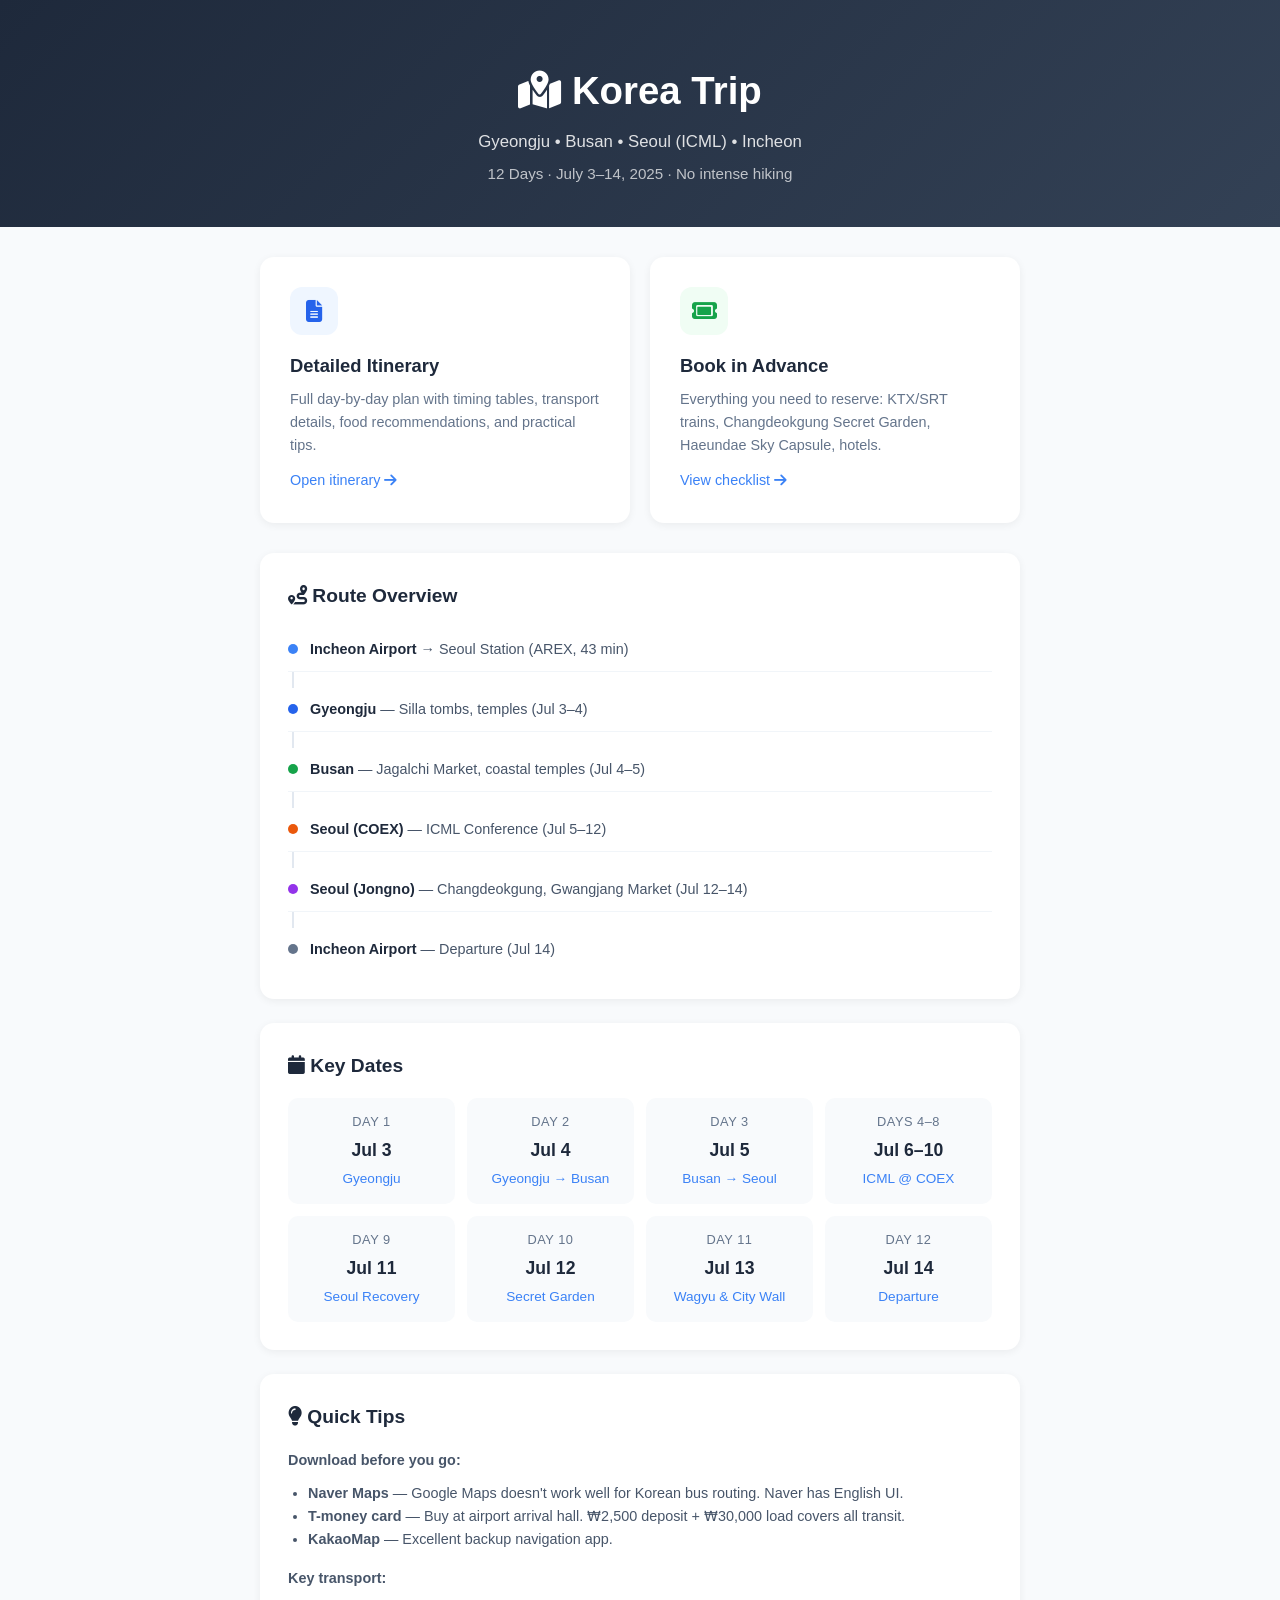
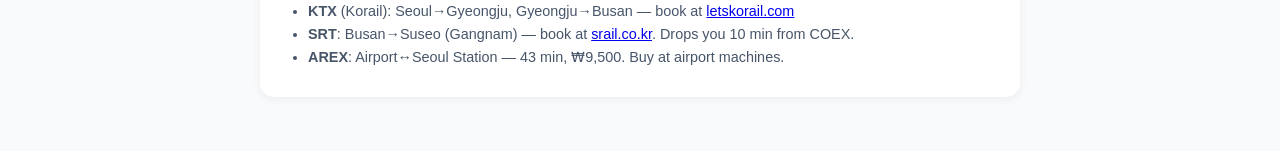
<file: index.html>
<!DOCTYPE html>
<html lang="en">
<head>
  <meta charset="UTF-8">
  <meta name="viewport" content="width=device-width, initial-scale=1.0">
  <title>Korea Trip — Gyeongju • Busan • Seoul (12 Days)</title>
  <link rel="stylesheet" href="https://cdnjs.cloudflare.com/ajax/libs/font-awesome/6.4.0/css/all.min.css">
  <style>
    * { box-sizing: border-box; }
    body { font-family: -apple-system, BlinkMacSystemFont, "Segoe UI", Roboto, Helvetica, Arial, sans-serif; line-height: 1.6; color: #334155; background-color: #f8fafc; margin: 0; padding: 0; }
    .hero { background: linear-gradient(135deg, #1e293b 0%, #334155 100%); color: white; padding: 60px 20px 40px; text-align: center; }
    .hero h1 { margin: 0 0 8px 0; font-size: clamp(1.6rem, 5vw, 2.4rem); }
    .hero p { margin: 0; opacity: 0.85; font-size: 1.05rem; }
    .hero .subtitle { margin-top: 6px; font-size: 0.95rem; opacity: 0.7; }
    .container { max-width: 800px; margin: 0 auto; padding: 30px 20px; }
    .card-grid { display: grid; grid-template-columns: repeat(auto-fit, minmax(280px, 1fr)); gap: 20px; margin-bottom: 30px; }
    .card { background: white; border-radius: 14px; padding: 28px; box-shadow: 0 2px 8px rgba(0,0,0,0.06); text-decoration: none; color: inherit; transition: all 0.2s; border: 2px solid transparent; display: block; }
    .card:hover { transform: translateY(-3px); box-shadow: 0 8px 24px rgba(0,0,0,0.1); border-color: #3b82f6; }
    .card-icon { width: 48px; height: 48px; border-radius: 12px; display: flex; align-items: center; justify-content: center; font-size: 22px; margin-bottom: 16px; }
    .card-icon.blue { background: #eff6ff; color: #2563eb; }
    .card-icon.green { background: #f0fdf4; color: #16a34a; }
    .card-icon.orange { background: #fff7ed; color: #ea580c; }
    .card h2 { margin: 0 0 8px 0; font-size: 1.15rem; color: #1e293b; }
    .card p { margin: 0; font-size: 0.9rem; color: #64748b; }
    .card .arrow { display: inline-block; margin-top: 12px; color: #3b82f6; font-weight: 500; font-size: 0.9rem; }
    .route-summary { background: white; border-radius: 14px; padding: 28px; box-shadow: 0 2px 8px rgba(0,0,0,0.06); margin-bottom: 24px; }
    .route-summary h2 { margin: 0 0 16px 0; font-size: 1.2rem; color: #1e293b; }
    .route-item { display: flex; align-items: center; gap: 12px; padding: 10px 0; border-bottom: 1px solid #f1f5f9; }
    .route-item:last-child { border-bottom: none; }
    .route-dot { width: 10px; height: 10px; border-radius: 50%; background: #3b82f6; flex-shrink: 0; }
    .route-line { width: 2px; height: 16px; background: #e2e8f0; margin-left: 4px; }
    .route-text { font-size: 0.9rem; color: #475569; }
    .route-text b { color: #1e293b; }
    .dates-grid { display: grid; grid-template-columns: repeat(auto-fit, minmax(140px, 1fr)); gap: 12px; margin-top: 16px; }
    .date-card { background: #f8fafc; border-radius: 10px; padding: 14px; text-align: center; }
    .date-card .day { font-size: 0.8rem; color: #64748b; text-transform: uppercase; letter-spacing: 0.5px; }
    .date-card .date { font-size: 1.1rem; font-weight: 600; color: #1e293b; margin: 4px 0; }
    .date-card .loc { font-size: 0.85rem; color: #3b82f6; }
    @media (max-width: 600px) { .hero { padding: 40px 15px 30px; } .container { padding: 20px 15px; } .dates-grid { grid-template-columns: repeat(3, 1fr); } }
    @media print { .card:hover { transform: none; border-color: #ddd; } body { background: white; } .hero { background: none; color: black; border-bottom: 2px solid #333; } .hero h1 { color: black; } .hero p, .hero .subtitle { color: #333; opacity: 1; } }
  </style>
</head>
<body>

<div class="hero">
  <h1><i class="fa-solid fa-map-location-dot"></i> Korea Trip</h1>
  <p>Gyeongju • Busan • Seoul (ICML) • Incheon</p>
  <div class="subtitle">12 Days · July 3–14, 2025 · No intense hiking</div>
</div>

<div class="container">

  <!-- ACTION CARDS -->
  <div class="card-grid">
    <a href="tour_package.html" class="card">
      <div class="card-icon blue"><i class="fa-solid fa-file-lines"></i></div>
      <h2>Detailed Itinerary</h2>
      <p>Full day-by-day plan with timing tables, transport details, food recommendations, and practical tips.</p>
      <span class="arrow">Open itinerary <i class="fa-solid fa-arrow-right"></i></span>
    </a>
    <a href="ticketing.html" class="card">
      <div class="card-icon green"><i class="fa-solid fa-ticket"></i></div>
      <h2>Book in Advance</h2>
      <p>Everything you need to reserve: KTX/SRT trains, Changdeokgung Secret Garden, Haeundae Sky Capsule, hotels.</p>
      <span class="arrow">View checklist <i class="fa-solid fa-arrow-right"></i></span>
    </a>
  </div>

  <!-- ROUTE OVERVIEW -->
  <div class="route-summary">
    <h2><i class="fa-solid fa-route"></i> Route Overview</h2>
    <div class="route-item">
      <div class="route-dot"></div>
      <div class="route-text"><b>Incheon Airport</b> → Seoul Station (AREX, 43 min)</div>
    </div>
    <div class="route-line"></div>
    <div class="route-item">
      <div class="route-dot" style="background:#2563eb;"></div>
      <div class="route-text"><b>Gyeongju</b> — Silla tombs, temples (Jul 3–4)</div>
    </div>
    <div class="route-line"></div>
    <div class="route-item">
      <div class="route-dot" style="background:#16a34a;"></div>
      <div class="route-text"><b>Busan</b> — Jagalchi Market, coastal temples (Jul 4–5)</div>
    </div>
    <div class="route-line"></div>
    <div class="route-item">
      <div class="route-dot" style="background:#ea580c;"></div>
      <div class="route-text"><b>Seoul (COEX)</b> — ICML Conference (Jul 5–12)</div>
    </div>
    <div class="route-line"></div>
    <div class="route-item">
      <div class="route-dot" style="background:#9333ea;"></div>
      <div class="route-text"><b>Seoul (Jongno)</b> — Changdeokgung, Gwangjang Market (Jul 12–14)</div>
    </div>
    <div class="route-line"></div>
    <div class="route-item">
      <div class="route-dot" style="background:#64748b;"></div>
      <div class="route-text"><b>Incheon Airport</b> — Departure (Jul 14)</div>
    </div>
  </div>

  <!-- DATES -->
  <div class="route-summary">
    <h2><i class="fa-solid fa-calendar"></i> Key Dates</h2>
    <div class="dates-grid">
      <div class="date-card"><div class="day">Day 1</div><div class="date">Jul 3</div><div class="loc">Gyeongju</div></div>
      <div class="date-card"><div class="day">Day 2</div><div class="date">Jul 4</div><div class="loc">Gyeongju → Busan</div></div>
      <div class="date-card"><div class="day">Day 3</div><div class="date">Jul 5</div><div class="loc">Busan → Seoul</div></div>
      <div class="date-card"><div class="day">Days 4–8</div><div class="date">Jul 6–10</div><div class="loc">ICML @ COEX</div></div>
      <div class="date-card"><div class="day">Day 9</div><div class="date">Jul 11</div><div class="loc">Seoul Recovery</div></div>
      <div class="date-card"><div class="day">Day 10</div><div class="date">Jul 12</div><div class="loc">Secret Garden</div></div>
      <div class="date-card"><div class="day">Day 11</div><div class="date">Jul 13</div><div class="loc">Wagyu & City Wall</div></div>
      <div class="date-card"><div class="day">Day 12</div><div class="date">Jul 14</div><div class="loc">Departure</div></div>
    </div>
  </div>

  <!-- QUICK TIPS -->
  <div class="route-summary">
    <h2><i class="fa-solid fa-lightbulb"></i> Quick Tips</h2>
    <div style="font-size:0.9rem; color:#475569;">
      <p style="margin:0 0 10px;"><b>Download before you go:</b></p>
      <ul style="margin:0; padding-left:20px;">
        <li><b>Naver Maps</b> — Google Maps doesn't work well for Korean bus routing. Naver has English UI.</li>
        <li><b>T-money card</b> — Buy at airport arrival hall. ₩2,500 deposit + ₩30,000 load covers all transit.</li>
        <li><b>KakaoMap</b> — Excellent backup navigation app.</li>
      </ul>
      <p style="margin:16px 0 10px;"><b>Key transport:</b></p>
      <ul style="margin:0; padding-left:20px;">
        <li><b>KTX</b> (Korail): Seoul→Gyeongju, Gyeongju→Busan — book at <a href="https://www.letskorail.com/ebk01/" target="_blank">letskorail.com</a></li>
        <li><b>SRT</b>: Busan→Suseo (Gangnam) — book at <a href="https://www.srail.co.kr/" target="_blank">srail.co.kr</a>. Drops you 10 min from COEX.</li>
        <li><b>AREX</b>: Airport↔Seoul Station — 43 min, ₩9,500. Buy at airport machines.</li>
      </ul>
    </div>
  </div>

</div>

</body>
</html>
</file>
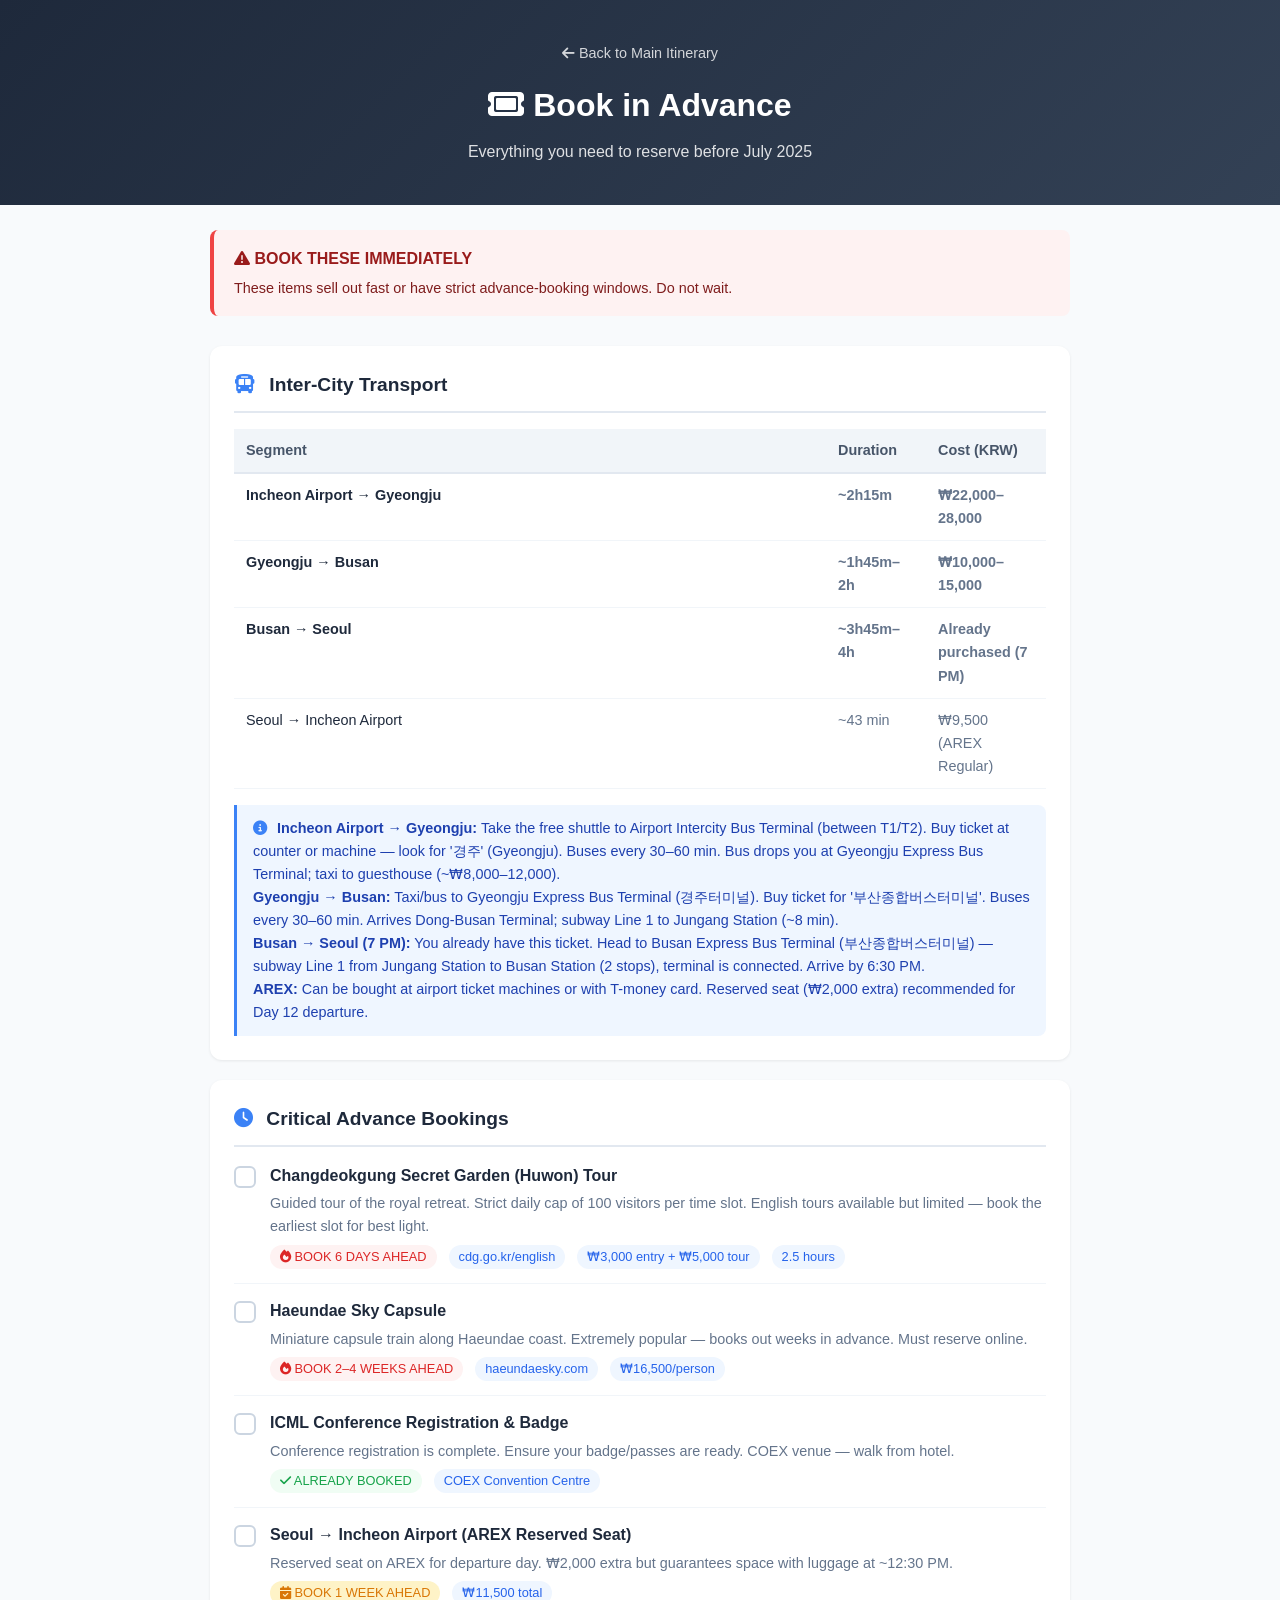
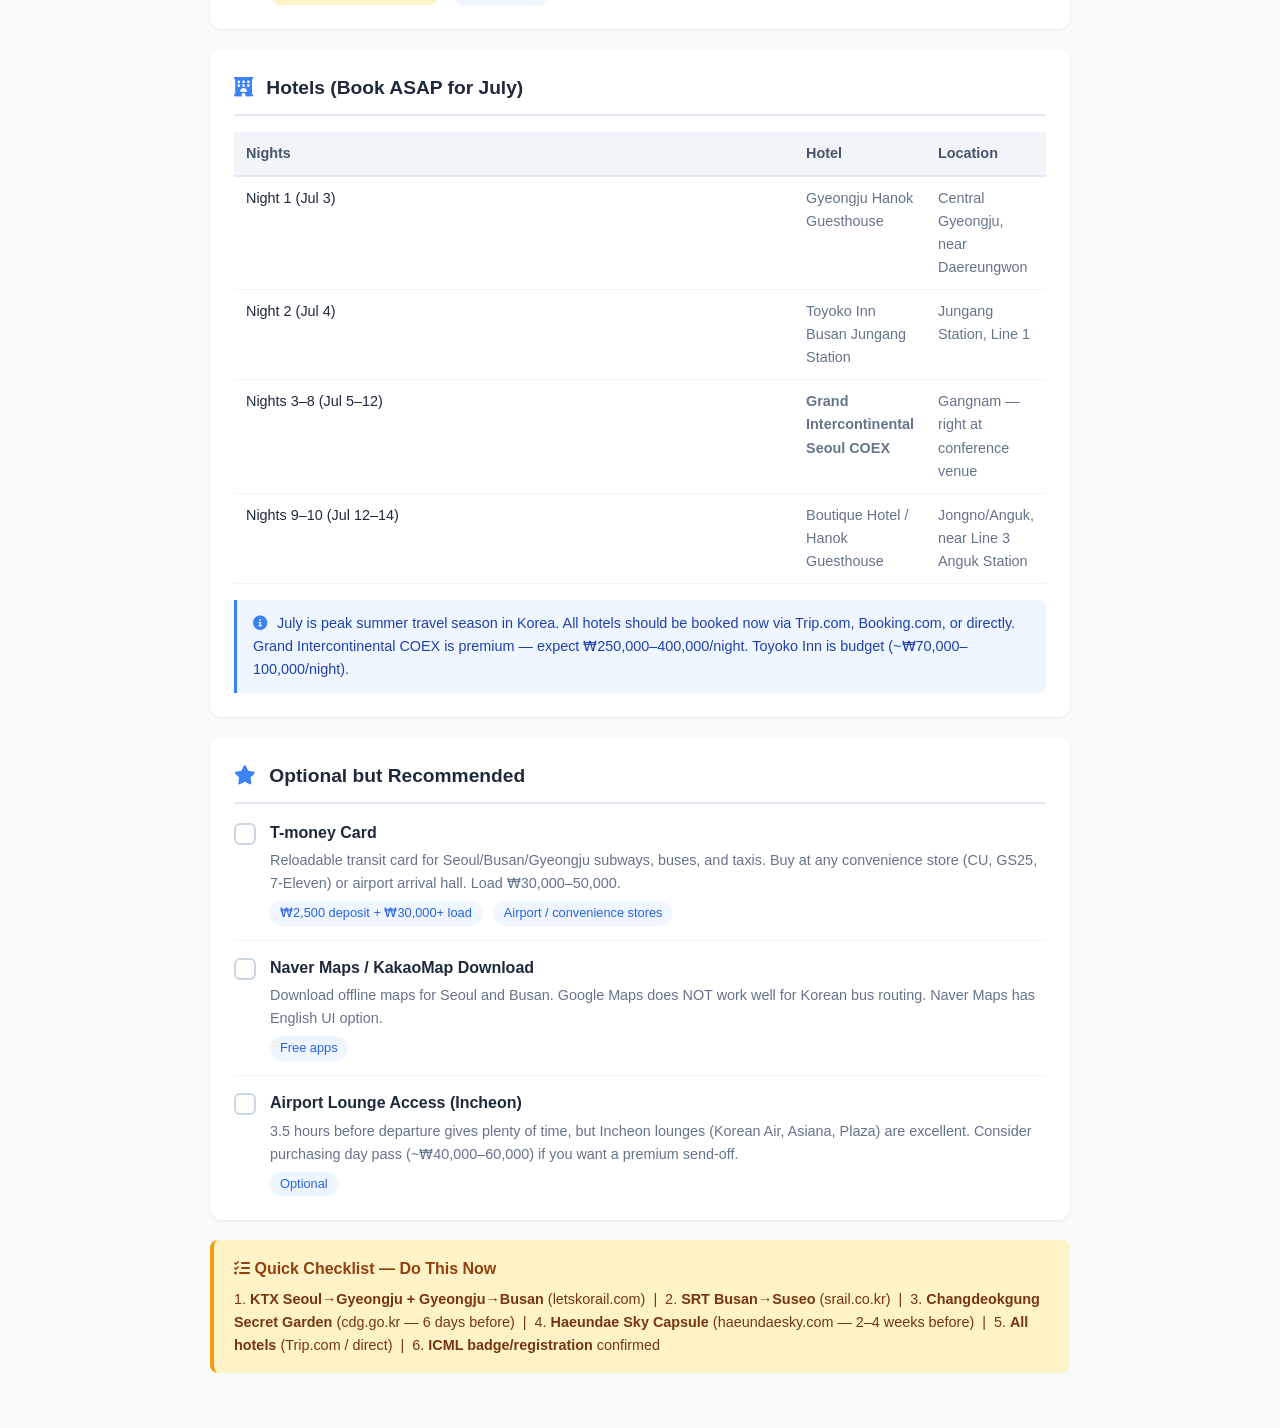
<file: ticketing.html>
<!DOCTYPE html>
<html lang="en">
<head>
  <meta charset="UTF-8">
  <meta name="viewport" content="width=device-width, initial-scale=1.0">
  <title>Korea Trip — Book in Advance | Gyeongju • Busan • Seoul</title>
  <link rel="stylesheet" href="https://cdnjs.cloudflare.com/ajax/libs/font-awesome/6.4.0/css/all.min.css">
  <style>
    * { box-sizing: border-box; }
    body { font-family: -apple-system, BlinkMacSystemFont, "Segoe UI", Roboto, Helvetica, Arial, sans-serif; line-height: 1.6; color: #334155; background-color: #f8fafc; margin: 0; padding: 0; }
    .header { background: linear-gradient(135deg, #1e293b 0%, #334155 100%); color: white; padding: 40px 20px; text-align: center; }
    .header h1 { margin: 0 0 8px 0; font-size: clamp(1.4rem, 4vw, 2rem); }
    .header p { margin: 0; opacity: 0.85; font-size: 1rem; }
    .back-link { display: inline-block; color: rgba(255,255,255,0.8); text-decoration: none; font-size: 0.9rem; margin-bottom: 15px; }
    .back-link:hover { color: white; text-decoration: underline; }
    .container { max-width: 900px; margin: 0 auto; padding: 25px 20px; }
    .urgency-banner { background: #fef3c7; border-left: 4px solid #f59e0b; padding: 16px 20px; border-radius: 8px; margin-bottom: 30px; }
    .urgency-banner h3 { margin: 0 0 6px 0; color: #92400e; font-size: 1rem; }
    .urgency-banner p { margin: 0; color: #78350f; font-size: 0.9rem; }
    .urgency-banner.critical { background: #fef2f2; border-left-color: #ef4444; }
    .urgency-banner.critical h3 { color: #991b1b; }
    .urgency-banner.critical p { color: #7f1d1d; }
    .urgency-banner.success { background: #f0fdf4; border-left-color: #22c55e; }
    .urgency-banner.success h3 { color: #166534; }
    .urgency-banner.success p { color: #14532d; }
    .section { background: white; border-radius: 12px; padding: 24px; margin-bottom: 20px; box-shadow: 0 1px 3px rgba(0,0,0,0.08); }
    .section h2 { margin: 0 0 16px 0; color: #1e293b; font-size: 1.2rem; border-bottom: 2px solid #e2e8f0; padding-bottom: 10px; }
    .section h2 i { margin-right: 8px; color: #3b82f6; }
    .item { display: flex; gap: 14px; padding: 14px 0; border-bottom: 1px solid #f1f5f9; align-items: flex-start; }
    .item:last-child { border-bottom: none; padding-bottom: 0; }
    .item:first-of-type { padding-top: 0; }
    .check-box { width: 22px; height: 22px; border-radius: 6px; border: 2px solid #cbd5e1; flex-shrink: 0; margin-top: 3px; cursor: pointer; display: flex; align-items: center; justify-content: center; transition: all 0.2s; }
    .check-box:hover { border-color: #3b82f6; background: #eff6ff; }
    .check-box.checked { background: #2563eb; border-color: #2563eb; }
    .check-box.checked::after { content: '\f00c'; font-family: 'Font Awesome 6 Free'; font-weight: 900; color: white; font-size: 12px; }
    .item-content { flex-grow: 1; }
    .item-title { font-weight: 600; color: #1e293b; margin-bottom: 4px; }
    .item-desc { font-size: 0.9rem; color: #64748b; margin-bottom: 6px; }
    .item-meta { display: flex; gap: 12px; flex-wrap: wrap; font-size: 0.8rem; }
    .badge { display: inline-block; padding: 2px 10px; border-radius: 20px; font-weight: 500; }
    .badge-urgent { background: #fef2f2; color: #dc2626; }
    .badge-soon { background: #fef3c7; color: #d97706; }
    .badge-info { background: #eff6ff; color: #2563eb; }
    .badge-done { background: #f0fdf4; color: #16a34a; }
    .badge-link { background: none; color: #2563eb; padding: 0; }
    .badge-link a { color: #2563eb; text-decoration: none; }
    .badge-link a:hover { text-decoration: underline; }
    .transport-table { width: 100%; border-collapse: collapse; margin-top: 12px; font-size: 0.9rem; }
    .transport-table th { background: #f1f5f9; text-align: left; padding: 10px 12px; font-weight: 600; color: #475569; border-bottom: 2px solid #e2e8f0; }
    .transport-table td { padding: 10px 12px; border-bottom: 1px solid #f1f5f9; vertical-align: top; }
    .transport-table td:first-child { font-weight: 500; color: #1e293b; white-space: nowrap; }
    .transport-table td:nth-child(2) { width: 100px; color: #64748b; }
    .transport-table td:nth-child(3) { width: 120px; color: #64748b; }
    .note { background: #eff6ff; border-left: 3px solid #3b82f6; padding: 12px 16px; border-radius: 0 8px 8px 0; margin-top: 16px; font-size: 0.9rem; color: #1e40af; }
    .note i { margin-right: 6px; color: #3b82f6; }
    @media (max-width: 600px) { .item-meta { flex-direction: column; gap: 6px; } .transport-table th, .transport-table td { padding: 8px 10px; font-size: 0.85rem; } .transport-table td:nth-child(2), .transport-table td:nth-child(3) { width: auto; } }
    @media print { .check-box { border-color: #333 !important; } body { background: white; } .section { box-shadow: none; border: 1px solid #ddd; } }
  </style>
</head>
<body>

<div class="header">
  <a href="index.html" class="back-link"><i class="fa-solid fa-arrow-left"></i> Back to Main Itinerary</a>
  <h1><i class="fa-solid fa-ticket"></i> Book in Advance</h1>
  <p>Everything you need to reserve before July 2025</p>
</div>

<div class="container">

  <!-- URGENT -->
  <div class="urgency-banner critical">
    <h3><i class="fa-solid fa-triangle-exclamation"></i> BOOK THESE IMMEDIATELY</h3>
    <p>These items sell out fast or have strict advance-booking windows. Do not wait.</p>
  </div>

  <!-- TRANSPORT -->
  <div class="section">
    <h2><i class="fa-solid fa-bus"></i> Inter-City Transport</h2>
    <table class="transport-table">
      <tr><th>Segment</th><th>Duration</th><th>Cost (KRW)</th></tr>
      <tr>
        <td><b>Incheon Airport → Gyeongju</b></td>
        <td><b>~2h15m</b></td>
        <td><b>₩22,000–28,000</b></td>
      </tr>
      <tr>
        <td><b>Gyeongju → Busan</b></td>
        <td><b>~1h45m–2h</b></td>
        <td><b>₩10,000–15,000</b></td>
      </tr>
      <tr>
        <td><b>Busan → Seoul</b></td>
        <td><b>~3h45m–4h</b></td>
        <td><b>Already purchased (7 PM)</b></td>
      </tr>
      <tr>
        <td>Seoul → Incheon Airport</td>
        <td>~43 min</td>
        <td>₩9,500 (AREX Regular)</td>
      </tr>
    </table>
    <div class="note">
      <i class="fa-solid fa-circle-info"></i>
      <b>Incheon Airport → Gyeongju:</b> Take the free shuttle to Airport Intercity Bus Terminal (between T1/T2). Buy ticket at counter or machine — look for '경주' (Gyeongju). Buses every 30–60 min. Bus drops you at Gyeongju Express Bus Terminal; taxi to guesthouse (~₩8,000–12,000).<br>
      <b>Gyeongju → Busan:</b> Taxi/bus to Gyeongju Express Bus Terminal (경주터미널). Buy ticket for '부산종합버스터미널'. Buses every 30–60 min. Arrives Dong-Busan Terminal; subway Line 1 to Jungang Station (~8 min).<br>
      <b>Busan → Seoul (7 PM):</b> You already have this ticket. Head to Busan Express Bus Terminal (부산종합버스터미널) — subway Line 1 from Jungang Station to Busan Station (2 stops), terminal is connected. Arrive by 6:30 PM.<br>
      <b>AREX:</b> Can be bought at airport ticket machines or with T-money card. Reserved seat (₩2,000 extra) recommended for Day 12 departure.
    </div>
  </div>

  <!-- CRITICAL BOOKINGS -->
  <div class="section">
    <h2><i class="fa-solid fa-clock"></i> Critical Advance Bookings</h2>

    <div class="item">
      <div class="check-box" onclick="this.classList.toggle('checked')"></div>
      <div class="item-content">
        <div class="item-title">Changdeokgung Secret Garden (Huwon) Tour</div>
        <div class="item-desc">Guided tour of the royal retreat. Strict daily cap of 100 visitors per time slot. English tours available but limited — book the earliest slot for best light.</div>
        <div class="item-meta">
          <span class="badge badge-urgent"><i class="fa-solid fa-fire"></i> BOOK 6 DAYS AHEAD</span>
          <span class="badge badge-info">cdg.go.kr/english</span>
          <span class="badge badge-info">₩3,000 entry + ₩5,000 tour</span>
          <span class="badge badge-info">2.5 hours</span>
        </div>
      </div>
    </div>

    <div class="item">
      <div class="check-box" onclick="this.classList.toggle('checked')"></div>
      <div class="item-content">
        <div class="item-title">Haeundae Sky Capsule</div>
        <div class="item-desc">Miniature capsule train along Haeundae coast. Extremely popular — books out weeks in advance. Must reserve online.</div>
        <div class="item-meta">
          <span class="badge badge-urgent"><i class="fa-solid fa-fire"></i> BOOK 2–4 WEEKS AHEAD</span>
          <span class="badge badge-info">haeundaesky.com</span>
          <span class="badge badge-info">₩16,500/person</span>
        </div>
      </div>
    </div>

    <div class="item">
      <div class="check-box" onclick="this.classList.toggle('checked')"></div>
      <div class="item-content">
        <div class="item-title">ICML Conference Registration & Badge</div>
        <div class="item-desc">Conference registration is complete. Ensure your badge/passes are ready. COEX venue — walk from hotel.</div>
        <div class="item-meta">
          <span class="badge badge-done"><i class="fa-solid fa-check"></i> ALREADY BOOKED</span>
          <span class="badge badge-info">COEX Convention Centre</span>
        </div>
      </div>
    </div>

    <div class="item">
      <div class="check-box" onclick="this.classList.toggle('checked')"></div>
      <div class="item-content">
        <div class="item-title">Seoul → Incheon Airport (AREX Reserved Seat)</div>
        <div class="item-desc">Reserved seat on AREX for departure day. ₩2,000 extra but guarantees space with luggage at ~12:30 PM.</div>
        <div class="item-meta">
          <span class="badge badge-soon"><i class="fa-solid fa-calendar-check"></i> BOOK 1 WEEK AHEAD</span>
          <span class="badge badge-info">₩11,500 total</span>
        </div>
      </div>
    </div>

  </div>

  <!-- HOTELS -->
  <div class="section">
    <h2><i class="fa-solid fa-hotel"></i> Hotels (Book ASAP for July)</h2>
    <table class="transport-table">
      <tr><th>Nights</th><th>Hotel</th><th>Location</th></tr>
      <tr>
        <td>Night 1 (Jul 3)</td>
        <td>Gyeongju Hanok Guesthouse</td>
        <td>Central Gyeongju, near Daereungwon</td>
      </tr>
      <tr>
        <td>Night 2 (Jul 4)</td>
        <td>Toyoko Inn Busan Jungang Station</td>
        <td>Jungang Station, Line 1</td>
      </tr>
      <tr>
        <td>Nights 3–8 (Jul 5–12)</td>
        <td><b>Grand Intercontinental Seoul COEX</b></td>
        <td>Gangnam — right at conference venue</td>
      </tr>
      <tr>
        <td>Nights 9–10 (Jul 12–14)</td>
        <td>Boutique Hotel / Hanok Guesthouse</td>
        <td>Jongno/Anguk, near Line 3 Anguk Station</td>
      </tr>
    </table>
    <div class="note">
      <i class="fa-solid fa-circle-info"></i>
      July is peak summer travel season in Korea. All hotels should be booked now via Trip.com, Booking.com, or directly. Grand Intercontinental COEX is premium — expect ₩250,000–400,000/night. Toyoko Inn is budget (~₩70,000–100,000/night).
    </div>
  </div>

  <!-- OPTIONAL BUT RECOMMENDED -->
  <div class="section">
    <h2><i class="fa-solid fa-star"></i> Optional but Recommended</h2>

    <div class="item">
      <div class="check-box" onclick="this.classList.toggle('checked')"></div>
      <div class="item-content">
        <div class="item-title">T-money Card</div>
        <div class="item-desc">Reloadable transit card for Seoul/Busan/Gyeongju subways, buses, and taxis. Buy at any convenience store (CU, GS25, 7-Eleven) or airport arrival hall. Load ₩30,000–50,000.</div>
        <div class="item-meta">
          <span class="badge badge-info">₩2,500 deposit + ₩30,000+ load</span>
          <span class="badge badge-info">Airport / convenience stores</span>
        </div>
      </div>
    </div>

    <div class="item">
      <div class="check-box" onclick="this.classList.toggle('checked')"></div>
      <div class="item-content">
        <div class="item-title">Naver Maps / KakaoMap Download</div>
        <div class="item-desc">Download offline maps for Seoul and Busan. Google Maps does NOT work well for Korean bus routing. Naver Maps has English UI option.</div>
        <div class="item-meta">
          <span class="badge badge-info">Free apps</span>
        </div>
      </div>
    </div>

    <div class="item">
      <div class="check-box" onclick="this.classList.toggle('checked')"></div>
      <div class="item-content">
        <div class="item-title">Airport Lounge Access (Incheon)</div>
        <div class="item-desc">3.5 hours before departure gives plenty of time, but Incheon lounges (Korean Air, Asiana, Plaza) are excellent. Consider purchasing day pass (~₩40,000–60,000) if you want a premium send-off.</div>
        <div class="item-meta">
          <span class="badge badge-info">Optional</span>
        </div>
      </div>
    </div>

  </div>

  <!-- SUMMARY -->
  <div class="urgency-banner">
    <h3><i class="fa-solid fa-list-check"></i> Quick Checklist — Do This Now</h3>
    <p style="margin:0; font-size:0.9rem;">
      1. <b>KTX Seoul→Gyeongju + Gyeongju→Busan</b> (letskorail.com) &nbsp;|&nbsp;
      2. <b>SRT Busan→Suseo</b> (srail.co.kr) &nbsp;|&nbsp;
      3. <b>Changdeokgung Secret Garden</b> (cdg.go.kr — 6 days before) &nbsp;|&nbsp;
      4. <b>Haeundae Sky Capsule</b> (haeundaesky.com — 2–4 weeks before) &nbsp;|&nbsp;
      5. <b>All hotels</b> (Trip.com / direct) &nbsp;|&nbsp;
      6. <b>ICML badge/registration</b> confirmed
    </p>
  </div>

</div>

<script>
  // Persist checkbox state in localStorage
  document.querySelectorAll('.check-box').forEach((box, i) => {
    const saved = localStorage.getItem('korea-ticketing-' + i);
    if (saved === 'true') box.classList.add('checked');
    box.addEventListener('click', () => {
      localStorage.setItem('korea-ticketing-' + i, box.classList.contains('checked'));
    });
  });
</script>

</body>
</html>
</file>
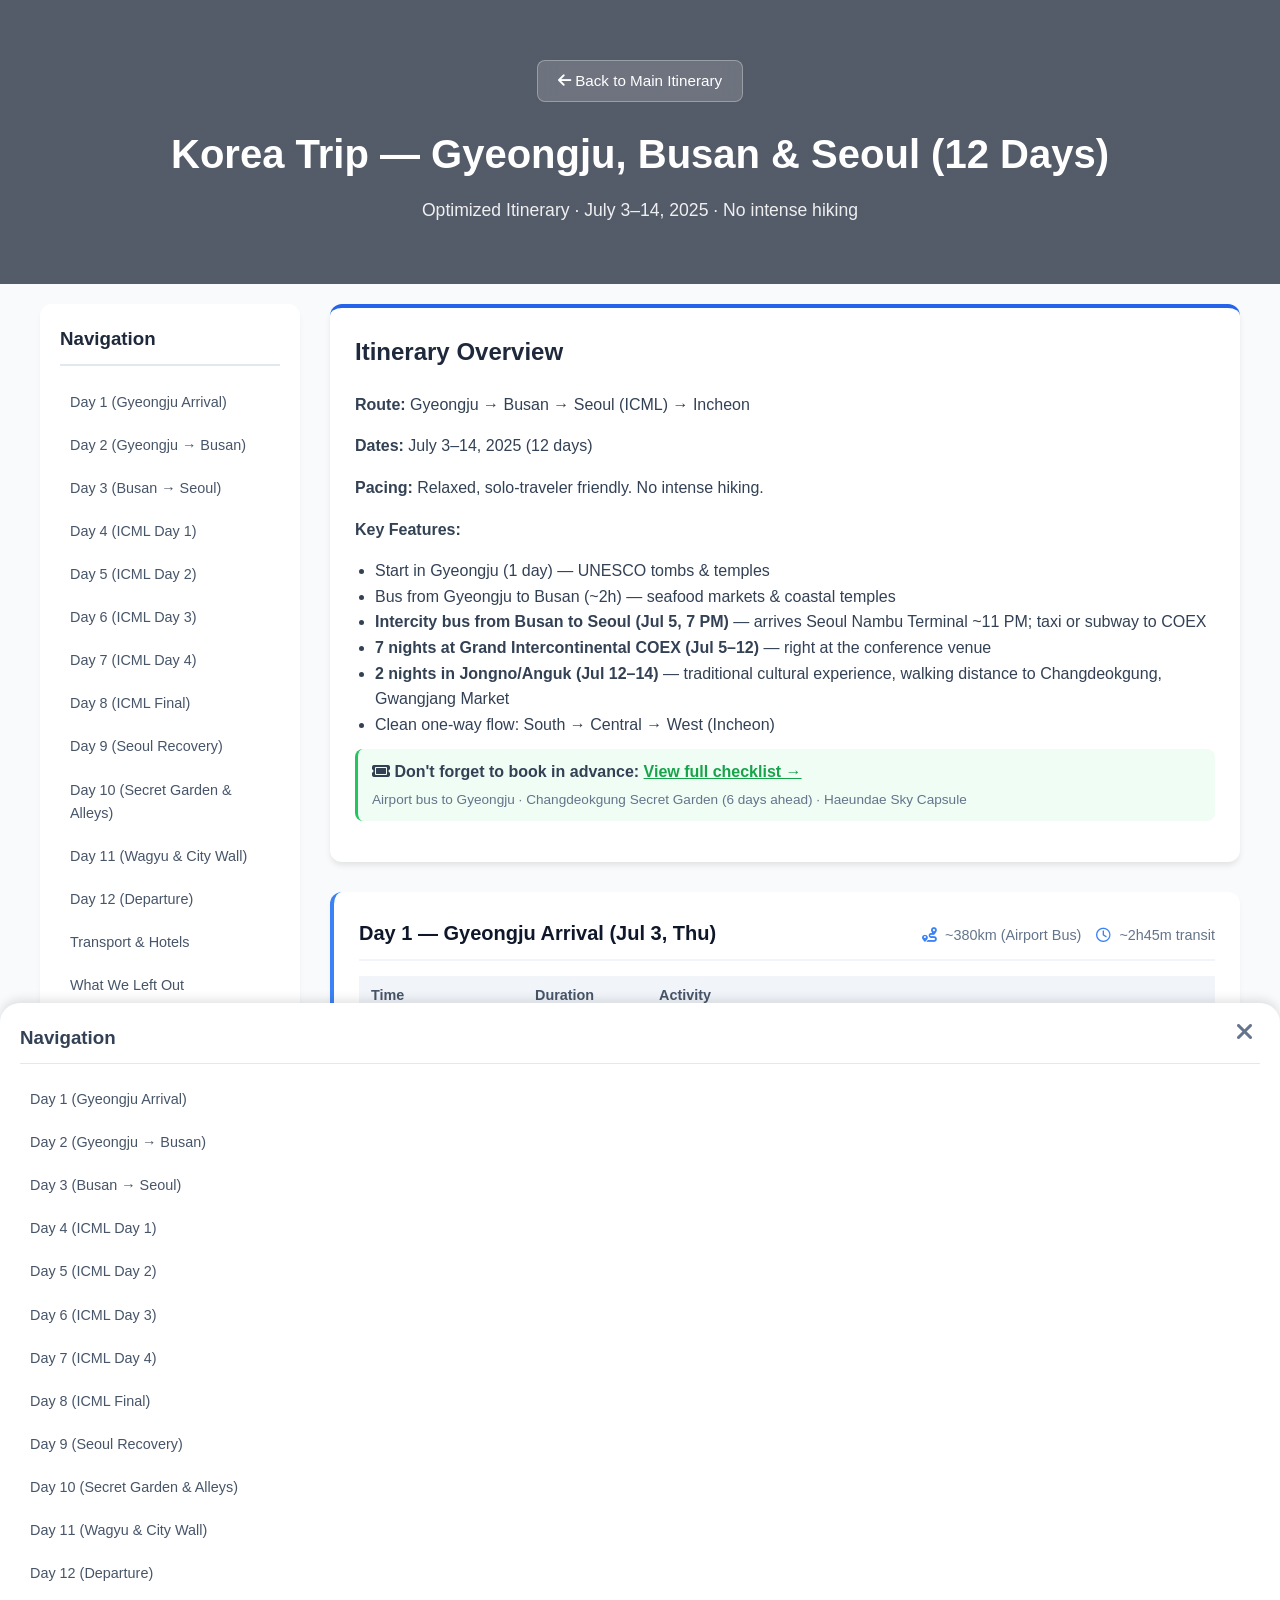
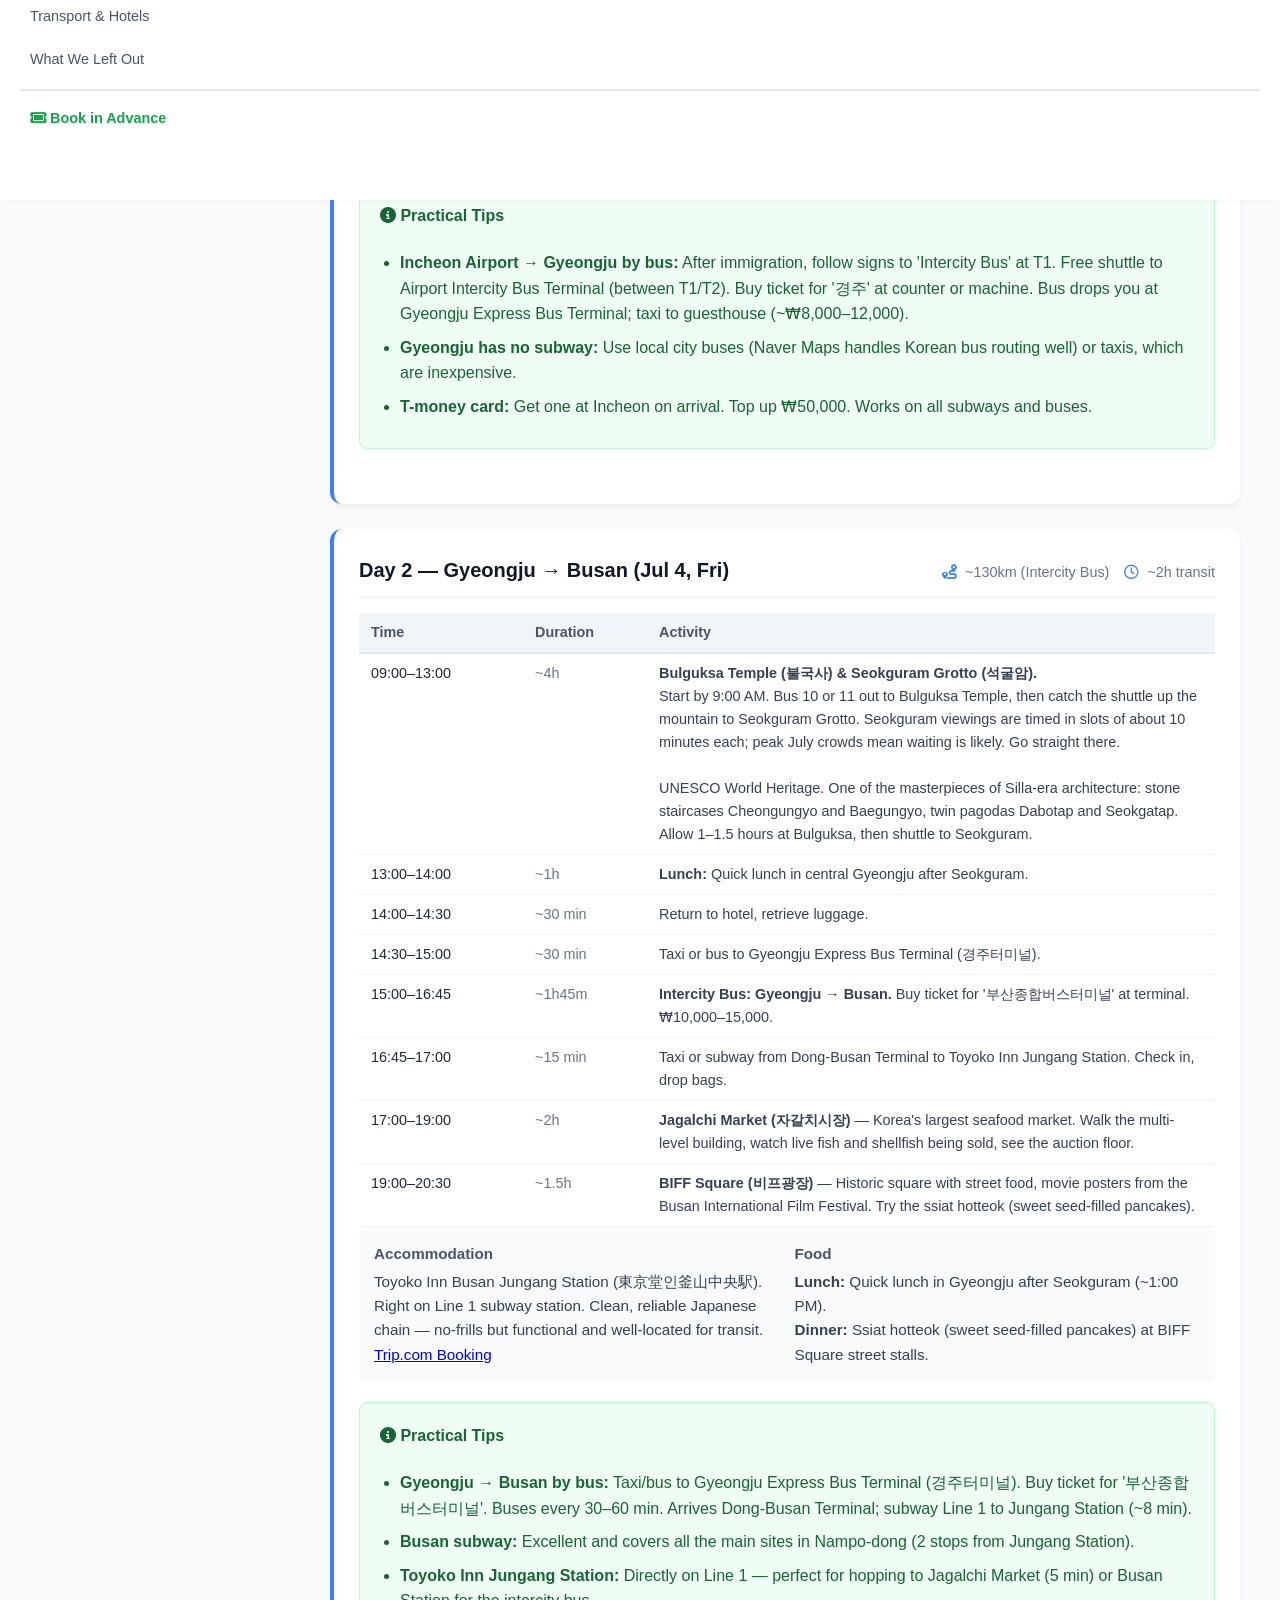
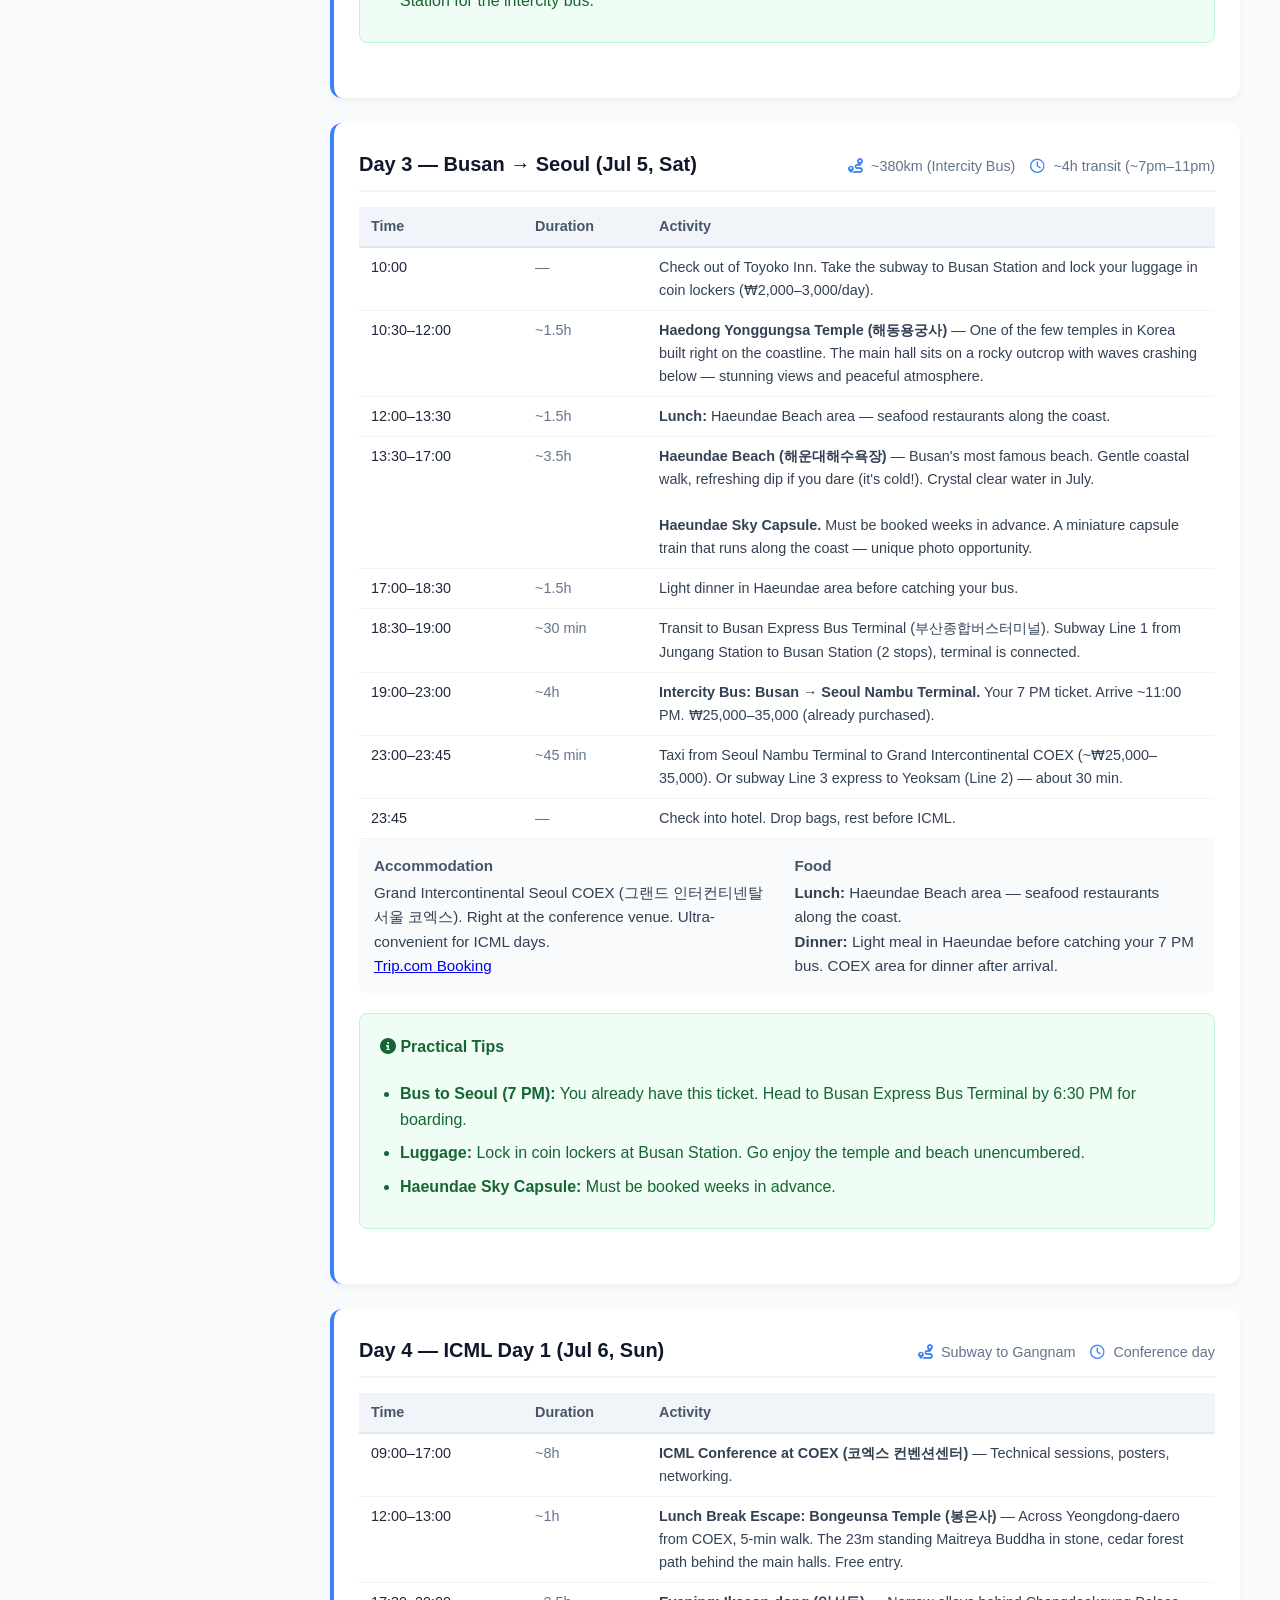
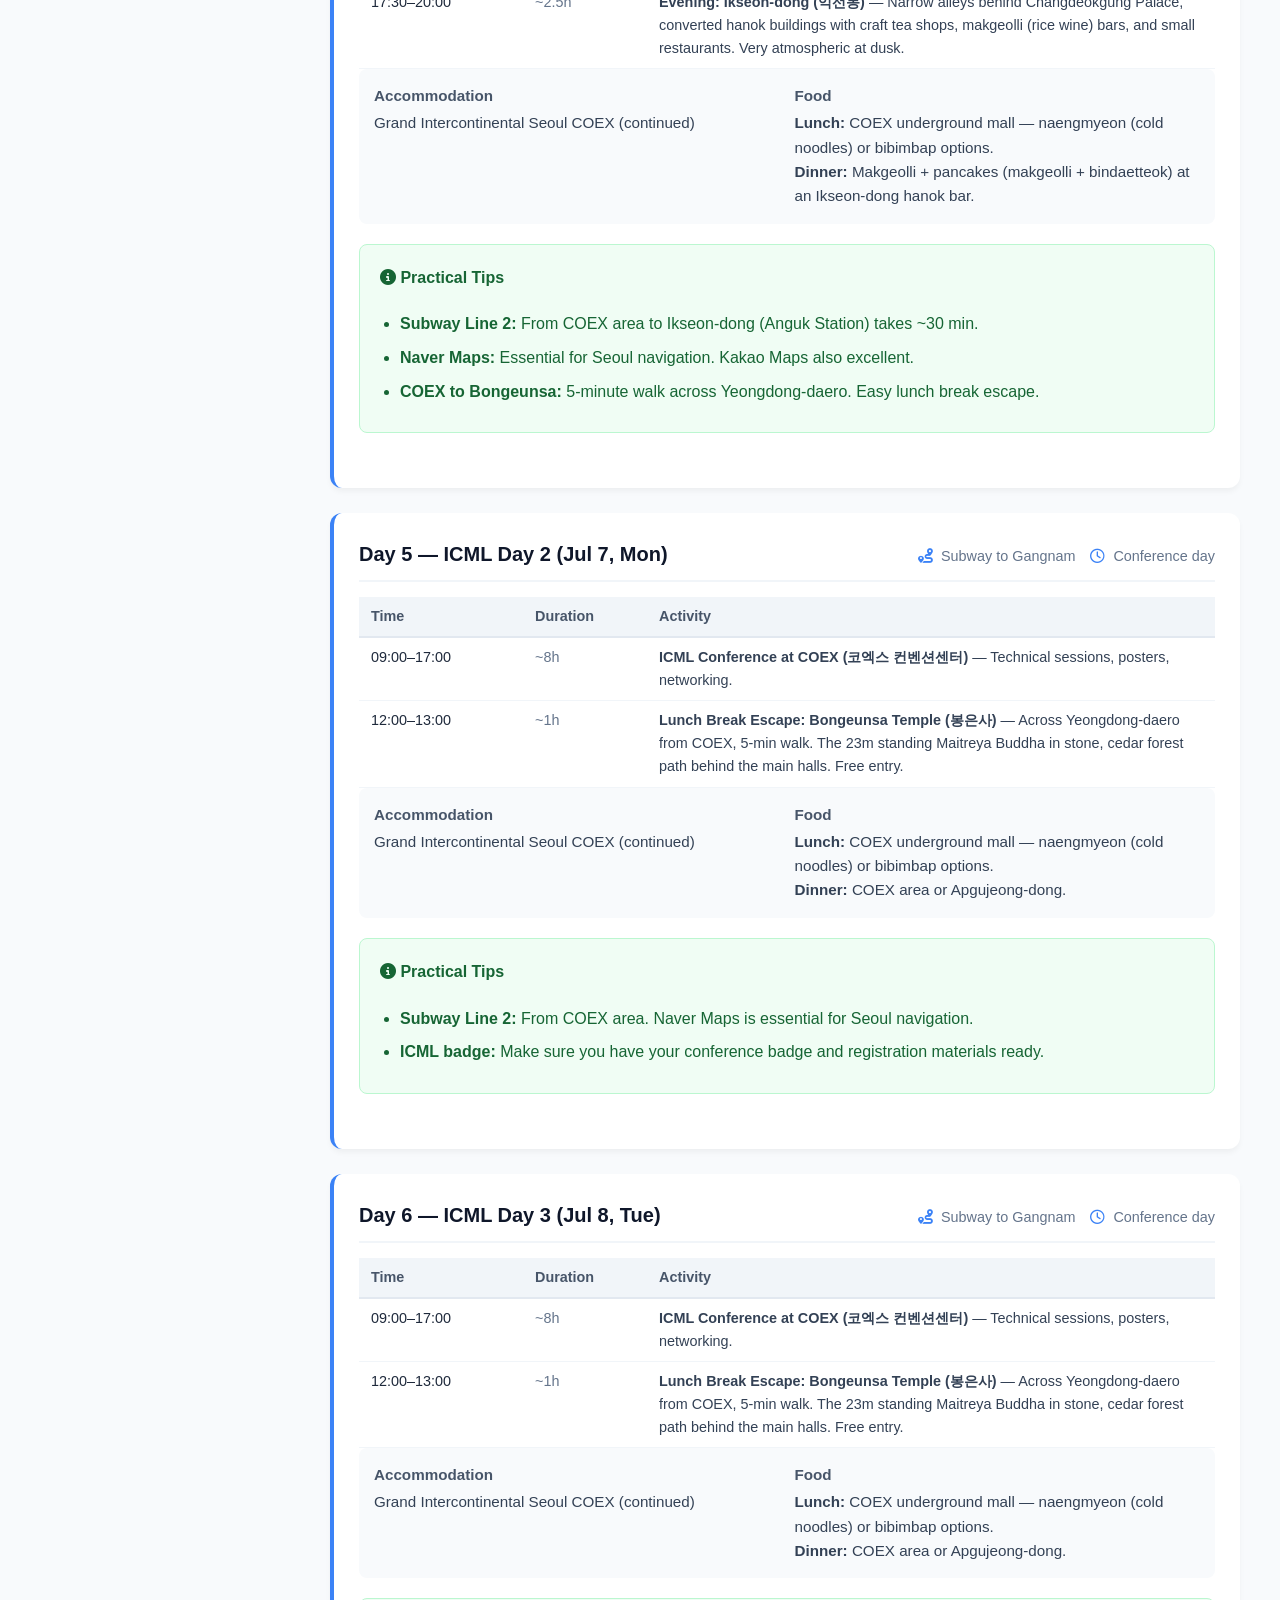
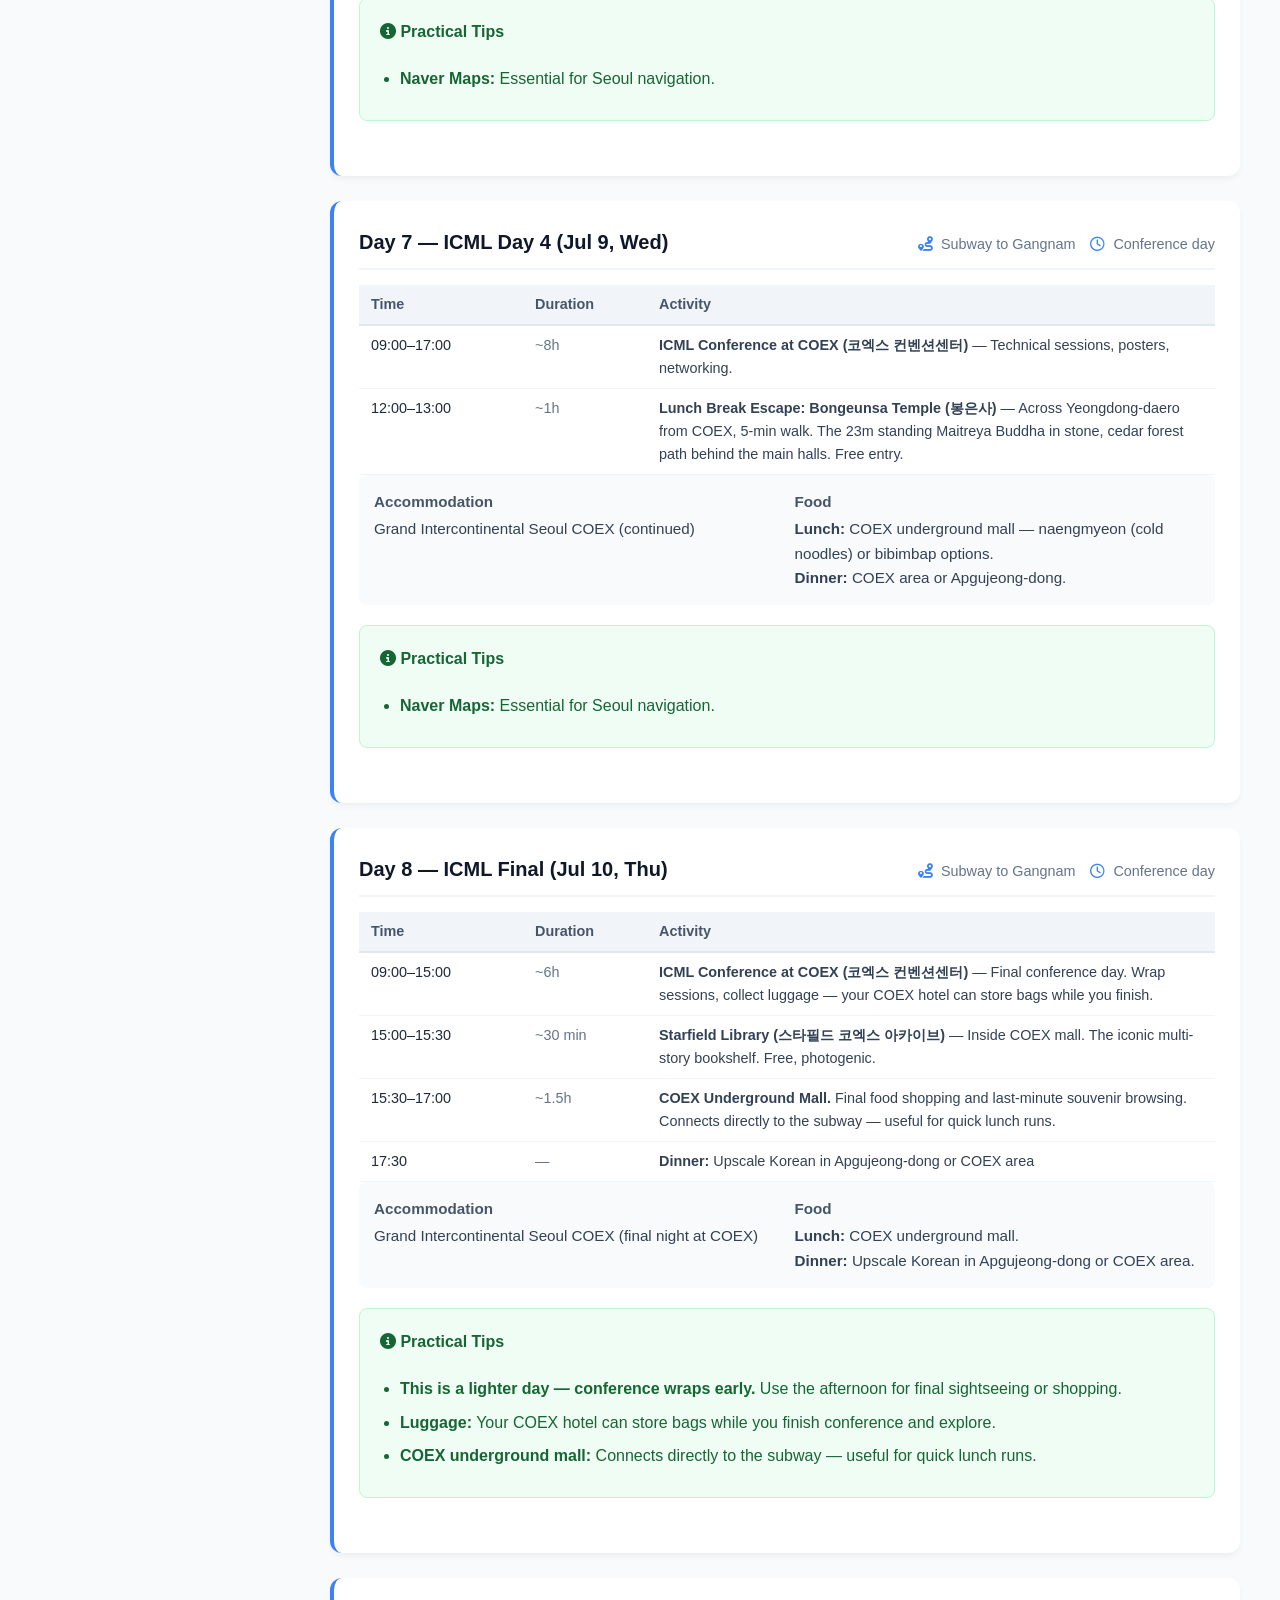
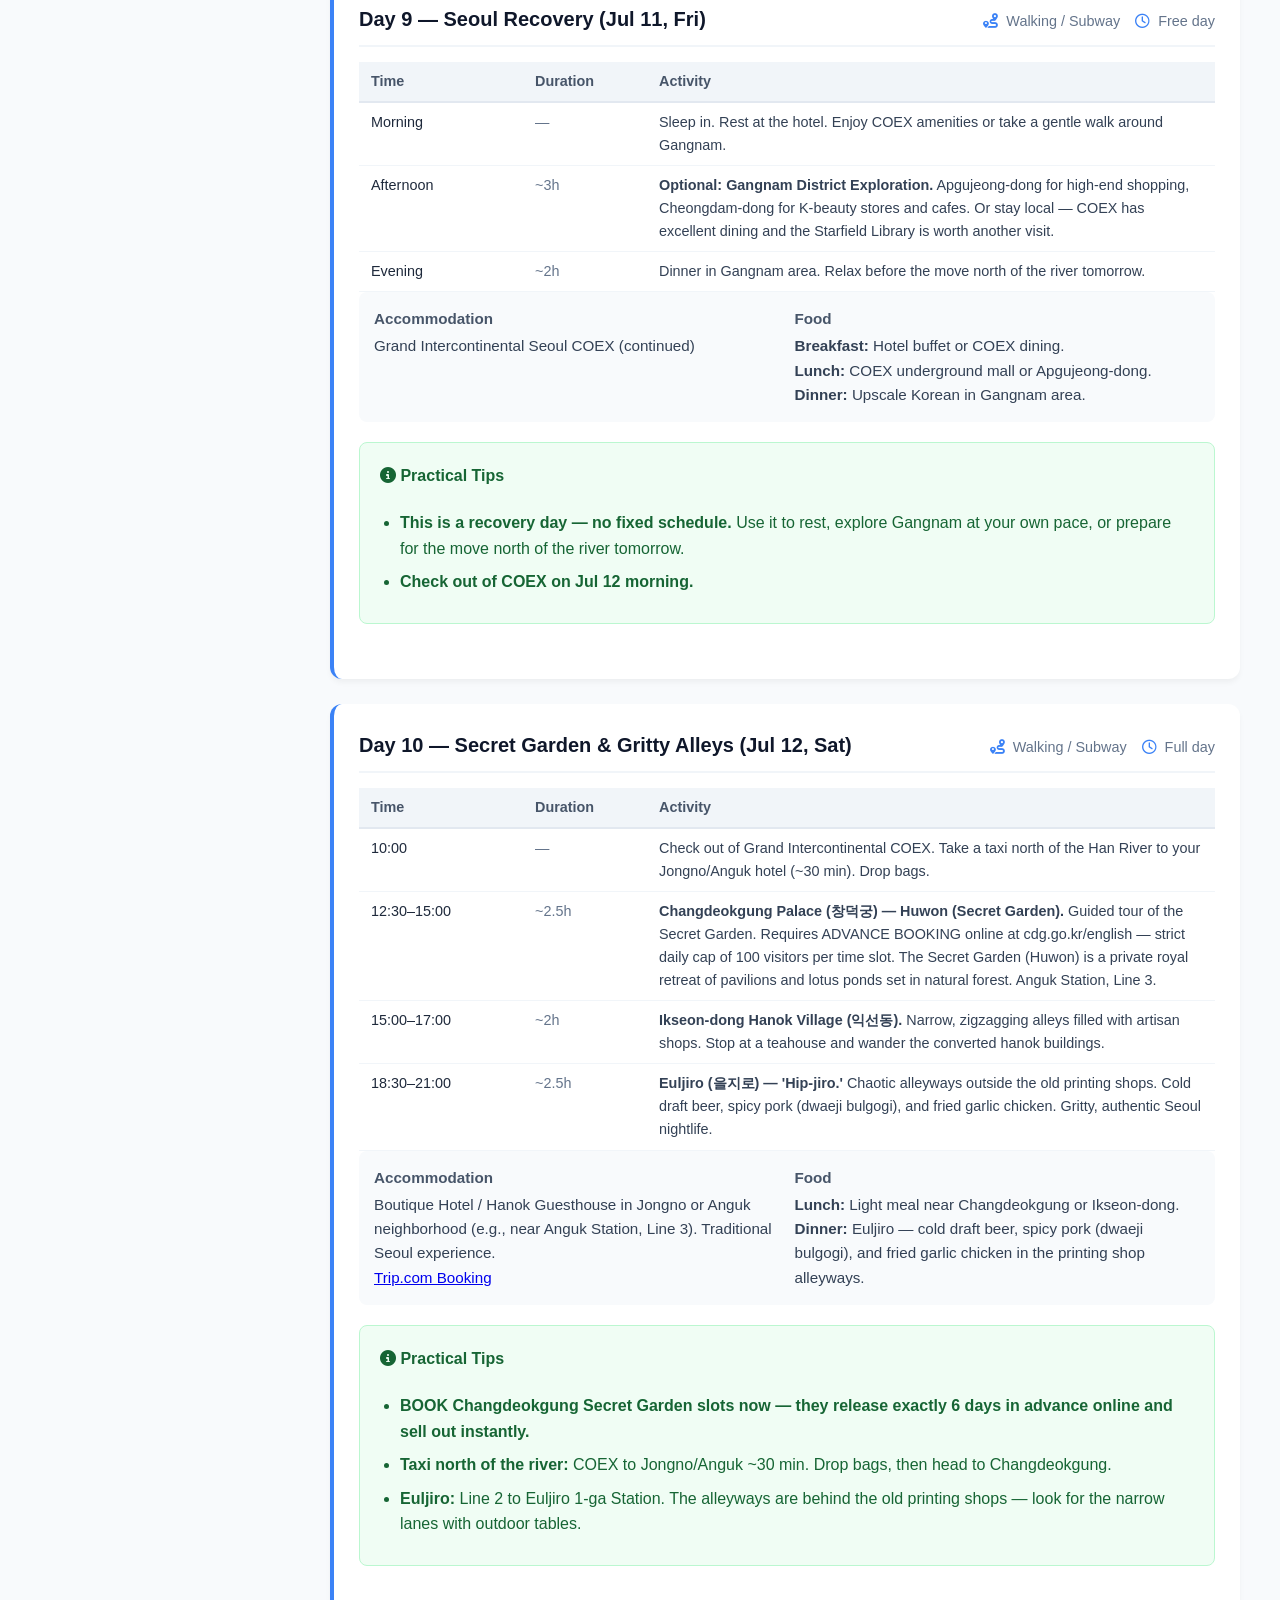
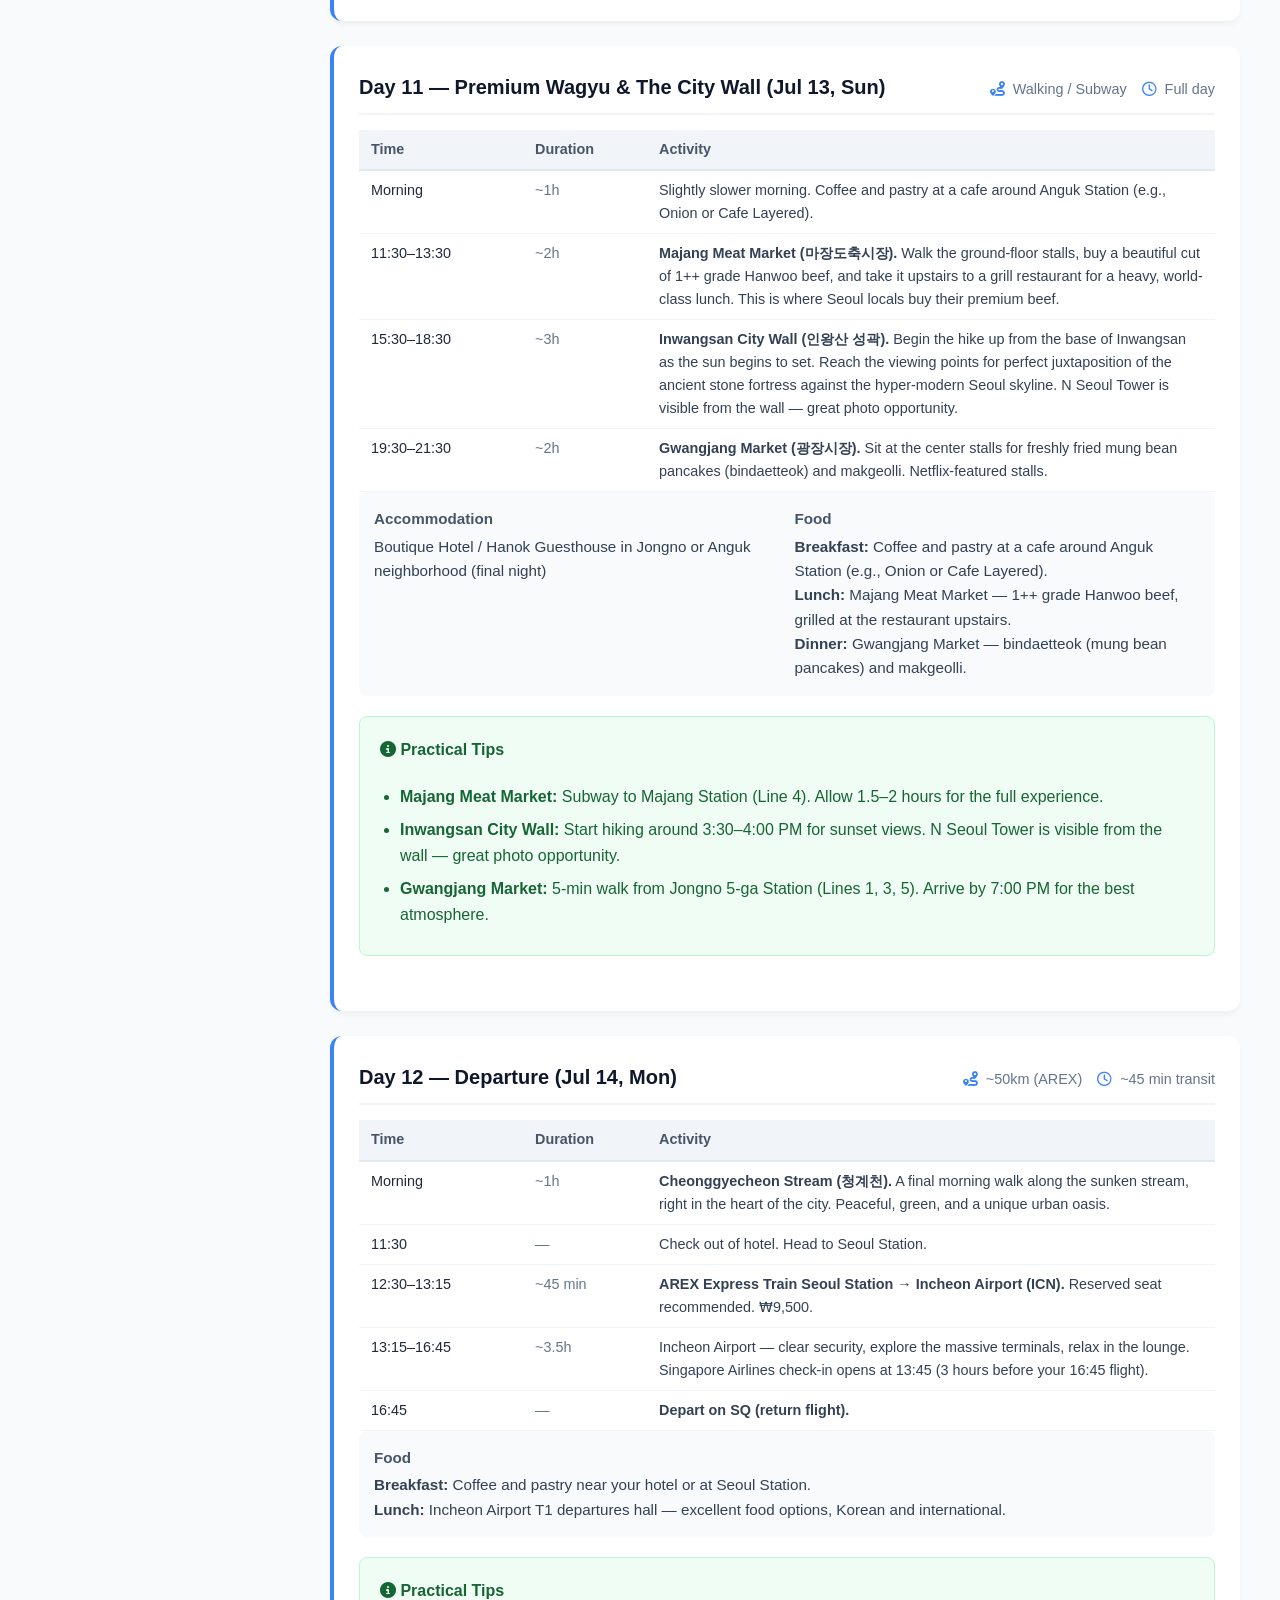
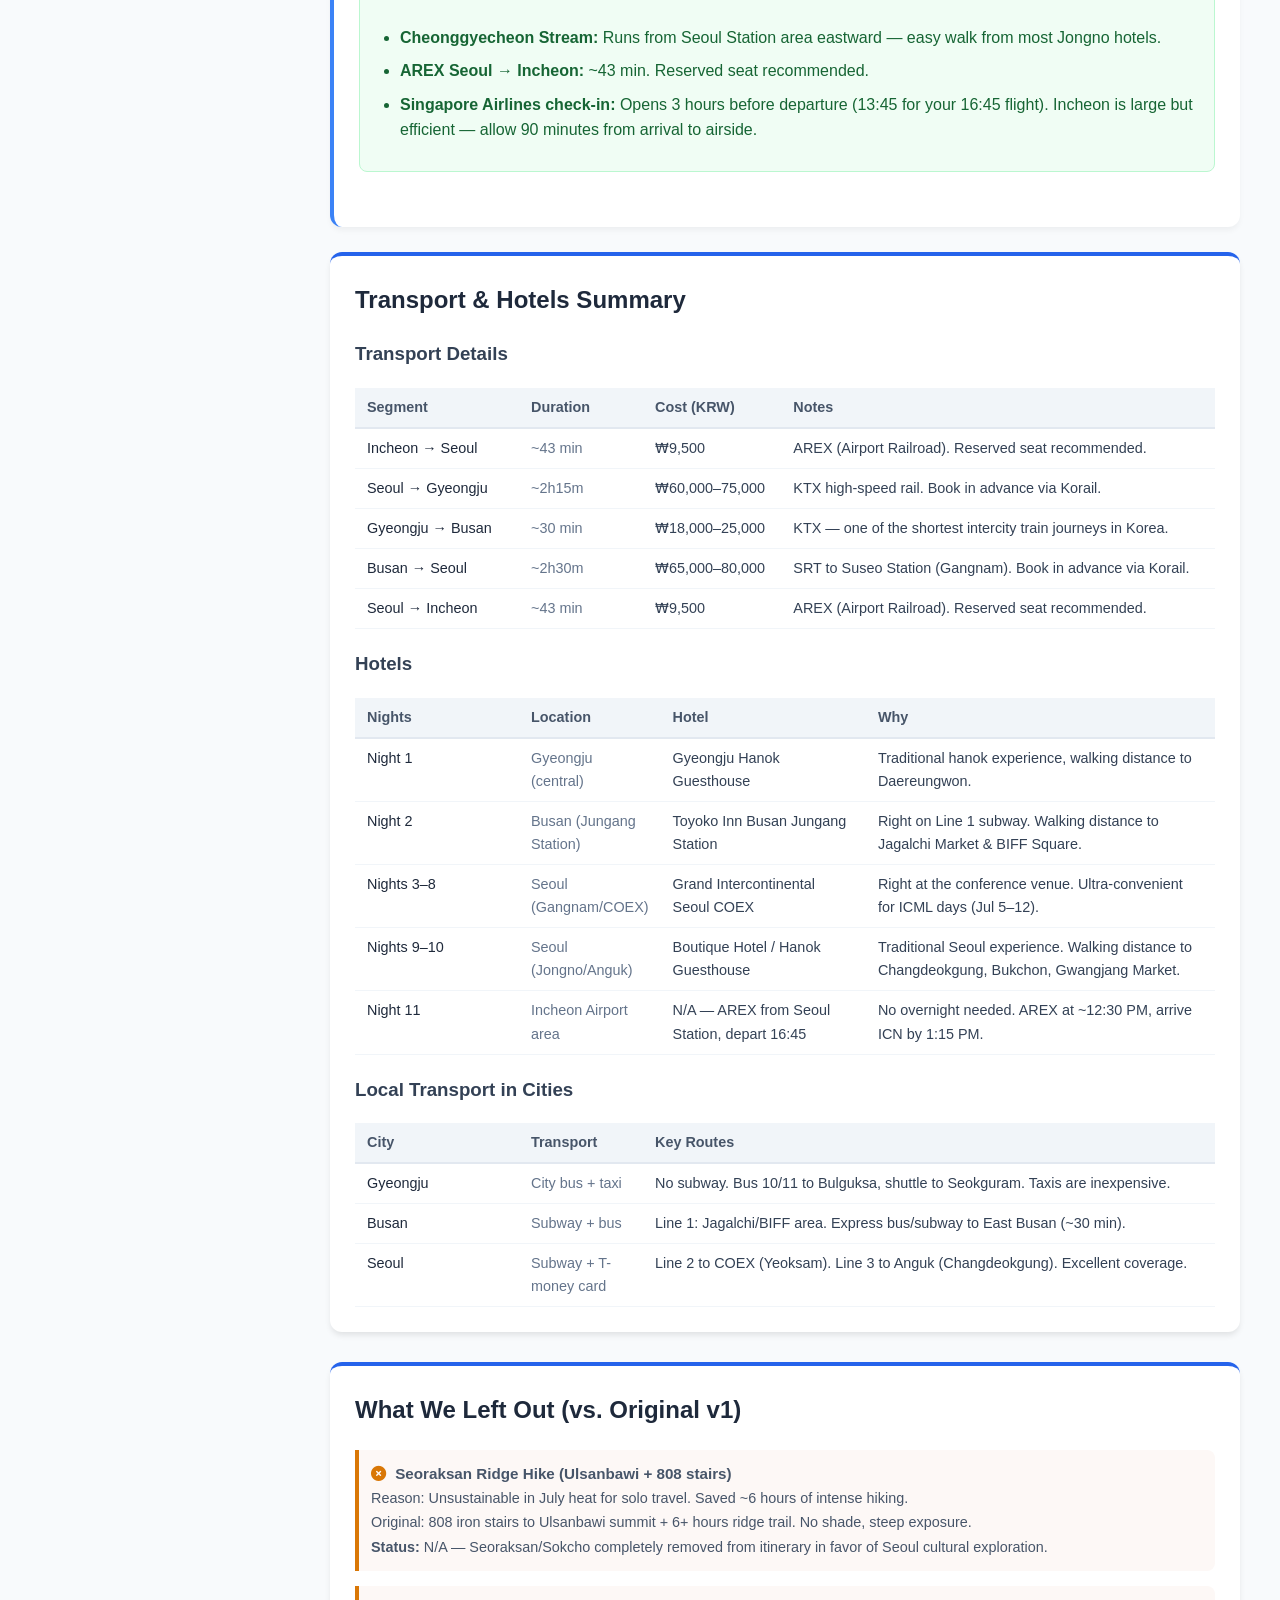
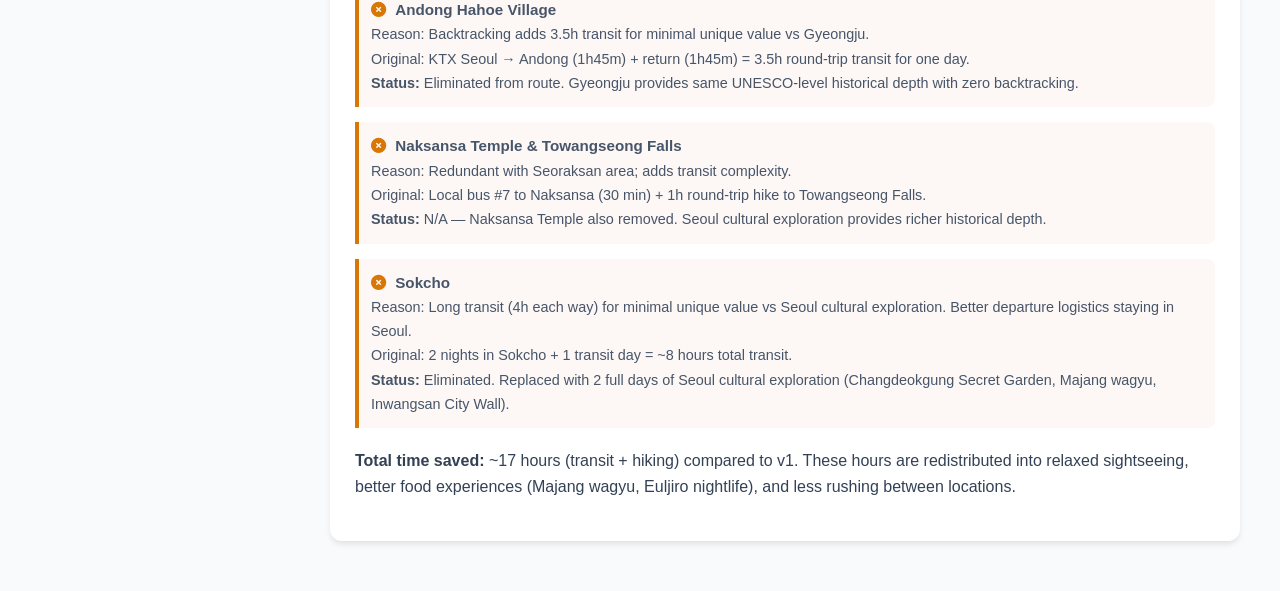
<file: tour_package.html>
<!DOCTYPE html>
<html lang="en">
<head>
  <meta charset="UTF-8">
  <meta name="viewport" content="width=device-width, initial-scale=1.0">
  <title>Korea Trip — Gyeongju • Busan • Seoul (12 Days) | Professional Tour Package</title>
  <link rel="stylesheet" href="https://cdnjs.cloudflare.com/ajax/libs/font-awesome/6.4.0/css/all.min.css">
  <style>
    body { font-family: -apple-system, BlinkMacSystemFont, "Segoe UI", Roboto, Helvetica, Arial, sans-serif; line-height: 1.6; color: #334155; background-color: #f8fafc; margin: 0; padding: 0; }
    .header { background: linear-gradient(rgba(15,23,42,0.7), rgba(15,23,42,0.7)), url('https://images.unsplash.com/photo-1538485399081-7191377e8241?auto=format&fit=crop&w=1600&q=80') center/cover; color: white; padding: 60px 20px; text-align: center; }
    .header h1 { margin: 0 0 10px 0; font-size: clamp(1.5rem, 5vw, 2.5rem); }
    .header p { margin: 0; font-size: 1.1rem; opacity: 0.9; }
    .layout { display: flex; max-width: 1200px; margin: 0 auto; padding: 20px; gap: 30px; }
    .sidebar { width: 260px; flex-shrink: 0; }
    .sidebar-nav { position: sticky; top: 20px; background: white; padding: 20px; border-radius: 12px; box-shadow: 0 4px 6px -1px rgba(0,0,0,0.05); max-height: calc(100vh - 40px); overflow-y: auto; padding-bottom: 60px; }
    .sidebar-nav h3 { margin-top: 0; border-bottom: 2px solid #e2e8f0; padding-bottom: 10px; color: #1e293b; }
    .sidebar-nav ul { list-style: none; padding: 0; margin: 0; }
    .sidebar-nav li { margin-bottom: 8px; }
    .sidebar-nav a { display: block; text-decoration: none; color: #475569; padding: 6px 10px; border-radius: 6px; transition: all 0.2s; font-size: 0.9rem; }
    .sidebar-nav a:hover, .sidebar-nav a.active { background: #eff6ff; color: #2563eb; font-weight: 500; }
    .content { flex-grow: 1; min-width: 0; }
    .summary-card { background: white; border-radius: 12px; padding: 25px; margin-bottom: 30px; box-shadow: 0 4px 6px -1px rgba(0,0,0,0.1); border-top: 4px solid #2563eb; }
    .summary-card h2 { margin-top: 0; color: #1e293b; }
    .day-card { background: white; border-radius: 12px; padding: 25px; margin-bottom: 25px; box-shadow: 0 4px 6px -1px rgba(0,0,0,0.05); border-left: 4px solid #3b82f6; scroll-margin-top: 20px; }
    .day-header { display: flex; flex-wrap: wrap; gap: 10px; justify-content: space-between; align-items: baseline; margin-bottom: 15px; border-bottom: 2px solid #f1f5f9; padding-bottom: 10px; }
    .day-title { font-size: 1.25rem; font-weight: 600; color: #0f172a; }
    .day-meta { display: flex; gap: 15px; font-size: 0.9rem; color: #64748b; }
    .meta-item i { color: #3b82f6; margin-right: 5px; }
    .history-box { background-color: #fdf8f6; border-left: 4px solid #d97706; padding: 12px; border-radius: 0 8px 8px 0; margin-bottom: 15px; color: #475569; font-size: 0.95rem; line-height: 1.6; }
    .history-box i { color: #d97706; margin-right: 5px; }
    .details-grid { display: grid; grid-template-columns: repeat(auto-fit, minmax(200px, 1fr)); gap: 15px; margin-bottom: 20px; background: #f8fafc; padding: 15px; border-radius: 8px; }
    .detail-item { font-size: 0.95rem; }
    .detail-label { font-weight: 600; color: #475569; display: block; margin-bottom: 3px; }
    .schedule { margin-top: 20px; }
    .schedule h4 { margin: 0 0 10px 0; color: #1e293b; }
    .schedule ul { margin: 0; padding-left: 20px; color: #475569; }
    .schedule li { margin-bottom: 8px; }
    .practical-box { background: #f0fdf4; border: 1px solid #bbf7d0; padding: 20px; border-radius: 8px; margin-bottom: 30px; }
    .practical-box h4 { margin-top: 0; color: #166534; }
    .practical-box ul { margin: 0; padding-left: 20px; color: #166534; }
    .practical-box li { margin-bottom: 8px; }
    .timing-table { width: 100%; border-collapse: collapse; margin-top: 15px; font-size: 0.9rem; }
    .timing-table th { background: #f1f5f9; text-align: left; padding: 8px 12px; font-weight: 600; color: #475569; border-bottom: 2px solid #e2e8f0; }
    .timing-table td { padding: 8px 12px; border-bottom: 1px solid #f1f5f9; vertical-align: top; }
    .timing-table td:first-child { white-space: nowrap; font-weight: 500; color: #1e293b; width: 140px; }
    .timing-table td:nth-child(2) { width: 100px; color: #64748b; }
    .note-box { background: #eff6ff; border: 1px solid #bfdbfe; padding: 20px; border-radius: 8px; margin-bottom: 30px; }
    .note-box h3 { margin-top: 0; color: #1e3a8a; }
    .fab { display: none; position: fixed; bottom: 20px; right: 20px; background: #2563eb; color: white; width: 56px; height: 56px; border-radius: 50%; box-shadow: 0 4px 10px rgba(0,0,0,0.3); justify-content: center; align-items: center; font-size: 24px; cursor: pointer; z-index: 1000; border: none; }
    .mobile-menu-overlay { display: none; position: fixed; top: 0; left: 0; right: 0; bottom: 0; background: rgba(0,0,0,0.5); z-index: 998; }
    .mobile-menu { position: fixed; bottom: -100%; left: 0; right: 0; background: white; border-radius: 20px 20px 0 0; padding: 20px 20px 40px 20px; z-index: 999; transition: bottom 0.3s ease-in-out; box-shadow: 0 -4px 10px rgba(0,0,0,0.1); max-height: 85vh; overflow-y: auto; }
    .mobile-menu.open { bottom: 0; }
    .mobile-menu-close { position: absolute; top: 15px; right: 20px; font-size: 24px; color: #64748b; cursor: pointer; background: none; border: none; }
    @media (max-width: 768px) { .layout { flex-direction: column; padding: 10px; } .sidebar { display: none; } .fab { display: flex; } .header { padding: 30px 15px; } .header h1 { font-size: 1.8rem; } }
    @media print { @page { margin: 1cm; } .fab, .sidebar, .mobile-menu-overlay, .actions, .mobile-menu { display: none !important; } .layout { display: block; padding: 0; max-width: 100%; } .content { width: 100%; } body { background: white; font-size: 11pt; color: black; } .header { padding: 20px 0; background: none; color: black; border-bottom: 2px solid black; } .header h1 { font-size: 24pt; color: black; } .day-card { page-break-inside: avoid; border: 1px solid #ddd; box-shadow: none; padding: 15px; margin-bottom: 20px; } .summary-card { border: 1px solid #ddd; box-shadow: none; padding: 15px; margin-bottom: 20px; } .details-grid { display: block; background: none; padding: 0; } .detail-item { margin-bottom: 10px; } .history-box { background: none; border-left: 2px solid #555; padding-left: 10px; color: #333; } .practical-box { background: none; border-left: 2px solid #555; padding-left: 10px; color: #333; } .timing-table { font-size: 9pt; } .timing-table th { background: #eee !important; -webkit-print-color-adjust: exact; print-color-adjust: exact; } a { text-decoration: none; color: black; } }
  </style>
</head>
<body>

<div class="header">
  <a href="index.html" style="display:inline-block; background:rgba(255,255,255,0.15); backdrop-filter:blur(8px); color:white; padding:8px 20px; border-radius:8px; text-decoration:none; font-size:0.95rem; margin-bottom:20px; border:1px solid rgba(255,255,255,0.3); transition:all 0.2s;" onmouseover="this.style.background='rgba(255,255,255,0.3)'" onmouseout="this.style.background='rgba(255,255,255,0.15)'">
    <i class="fa-solid fa-arrow-left"></i> Back to Main Itinerary
  </a>
  <h1>Korea Trip — Gyeongju, Busan & Seoul (12 Days)</h1>
  <p>Optimized Itinerary · July 3–14, 2025 · No intense hiking</p>
</div>

<div class="layout">
  <div class="sidebar">
    <div class="sidebar-nav">
      <h3>Navigation</h3>
      <ul id="desktop-nav">
<li><a href="#day1">Day 1 (Gyeongju Arrival)</a></li>
<li><a href="#day2">Day 2 (Gyeongju → Busan)</a></li>
<li><a href="#day3">Day 3 (Busan → Seoul)</a></li>
<li><a href="#day4">Day 4 (ICML Day 1)</a></li>
<li><a href="#day5">Day 5 (ICML Day 2)</a></li>
<li><a href="#day6">Day 6 (ICML Day 3)</a></li>
<li><a href="#day7">Day 7 (ICML Day 4)</a></li>
<li><a href="#day8">Day 8 (ICML Final)</a></li>
<li><a href="#day9">Day 9 (Seoul Recovery)</a></li>
<li><a href="#day10">Day 10 (Secret Garden & Alleys)</a></li>
<li><a href="#day11">Day 11 (Wagyu & City Wall)</a></li>
<li><a href="#day12">Day 12 (Departure)</a></li>
<li><a href="#transport">Transport & Hotels</a></li>
<li><a href="#removed">What We Left Out</a></li>
<li style="margin-top:12px; padding-top:10px; border-top:2px solid #e2e8f0;"><a href="ticketing.html" style="color:#16a34a; font-weight:600;"><i class="fa-solid fa-ticket"></i> Book in Advance</a></li>
      </ul>
    </div>
  </div>

  <div class="mobile-menu-overlay" id="mobileOverlay"></div>
  <div class="mobile-menu" id="mobileMenu">
    <button class="mobile-menu-close" id="closeMenuBtn"><i class="fa-solid fa-xmark"></i></button>
    <h3 style="margin-top:0; border-bottom:1px solid #e2e8f0; padding-bottom:10px;">Navigation</h3>
    <ul class="sidebar-nav" style="box-shadow:none; padding:0;" id="mobile-nav">
<li><a href="#day1">Day 1 (Gyeongju Arrival)</a></li>
<li><a href="#day2">Day 2 (Gyeongju → Busan)</a></li>
<li><a href="#day3">Day 3 (Busan → Seoul)</a></li>
<li><a href="#day4">Day 4 (ICML Day 1)</a></li>
<li><a href="#day5">Day 5 (ICML Day 2)</a></li>
<li><a href="#day6">Day 6 (ICML Day 3)</a></li>
<li><a href="#day7">Day 7 (ICML Day 4)</a></li>
<li><a href="#day8">Day 8 (ICML Final)</a></li>
<li><a href="#day9">Day 9 (Seoul Recovery)</a></li>
<li><a href="#day10">Day 10 (Secret Garden & Alleys)</a></li>
<li><a href="#day11">Day 11 (Wagyu & City Wall)</a></li>
<li><a href="#day12">Day 12 (Departure)</a></li>
<li><a href="#transport">Transport & Hotels</a></li>
<li><a href="#removed">What We Left Out</a></li>
<li style="margin-top:12px; padding-top:10px; border-top:2px solid #e2e8f0;"><a href="ticketing.html" style="color:#16a34a; font-weight:600;"><i class="fa-solid fa-ticket"></i> Book in Advance</a></li>
    </ul>
  </div>

  <div class="content">
    <div class="summary-card">
      <h2>Itinerary Overview</h2>
      <p><b>Route:</b> Gyeongju → Busan → Seoul (ICML) → Incheon</p>
      <p><b>Dates:</b> July 3–14, 2025 (12 days)</p>
      <p><b>Pacing:</b> Relaxed, solo-traveler friendly. No intense hiking.</p>
      <p><b>Key Features:</b></p>
      <ul style="margin: 10px 0; padding-left: 20px;">
        <li>Start in Gyeongju (1 day) — UNESCO tombs & temples</li>
        <li>Bus from Gyeongju to Busan (~2h) — seafood markets & coastal temples</li>
        <li><b>Intercity bus from Busan to Seoul (Jul 5, 7 PM)</b> — arrives Seoul Nambu Terminal ~11 PM; taxi or subway to COEX</li>
        <li><b>7 nights at Grand Intercontinental COEX (Jul 5–12)</b> — right at the conference venue</li>
        <li><b>2 nights in Jongno/Anguk (Jul 12–14)</b> — traditional cultural experience, walking distance to Changdeokgung, Gwangjang Market</li>
        <li>Clean one-way flow: South → Central → West (Incheon)</li>
      </ul>
      <p style="margin-top:12px; padding:10px 14px; background:#f0fdf4; border-radius:8px; border-left:3px solid #22c55e;">
        <b><i class="fa-solid fa-ticket"></i> Don't forget to book in advance:</b>
        <a href="ticketing.html" style="color:#16a34a; font-weight:600;">View full checklist →</a>
        <span style="display:block; margin-top:4px; font-size:0.85rem; color:#64748b;">Airport bus to Gyeongju · Changdeokgung Secret Garden (6 days ahead) · Haeundae Sky Capsule</span>
      </p>
    </div>

    <!-- DAY 1 -->
    <div class="day-card" id="day1">
      <div class="day-header">
        <span class="day-title">Day 1 — Gyeongju Arrival (Jul 3, Thu)</span>
        <div class="day-meta">
          <span class="meta-item"><i class="fa-solid fa-route"></i> ~380km (Airport Bus)</span>
          <span class="meta-item"><i class="fa-regular fa-clock"></i> ~2h45m transit</span>
        </div>
      </div>

      <table class="timing-table">
        <tr><th>Time</th><th>Duration</th><th>Activity</th></tr>
        <tr><td>10:00</td><td>—</td><td>Flight lands at Incheon Airport (ICN). Clear immigration, collect bags.</td></tr>
        <tr><td>10:30–11:00</td><td>~30 min</td><td>Follow signs to 'Intercity Bus' at T1. Take free shuttle bus (every 10–15 min, ~5 min ride) to Airport Intercity Bus Terminal.</td></tr>
        <tr><td>11:00–11:30</td><td>~30 min</td><td>Buy ticket to '경주' (Gyeongju) at counter or self-service machine. Buses depart every 30–60 min.</td></tr>
        <tr><td>11:30–13:45</td><td>~2h15m</td><td><b>Airport Limousine Bus → Gyeongju.</b> Grab snacks at the airport for lunch on the bus. ₩22,000–28,000.</td></tr>
        <tr><td>13:45–14:00</td><td>~15 min</td><td>Taxi from Gyeongju Express Bus Terminal to hotel in central Gyeongju (~₩8,000–12,000). Drop off bags.</td></tr>
        <tr><td>14:30–16:30</td><td>~2h</td><td><b>Daereungwon Tomb Complex (대릉원)</b> — The 23 massive grass tumuli of the Silla kingdom. Walk the full perimeter (approx. 1–1.5 hrs). Very flat, very relaxing.</td></tr>
        <tr><td>16:30–18:00</td><td>~1.5h</td><td><b>Hwangridan-gil Street (황리단길)</b> — The commercial alley just east of the tombs has good coffee shops and hanok-style boutiques. Spectacular as the sun goes down.</td></tr>
        <tr><td>18:00–19:30</td><td>~1.5h</td><td><b>Dinner:</b> Hwangnam-ppang (황남빵) at Choi Yeonghwa Ppang — the original red bean bun shop. Buy warm ones to eat while walking.</td></tr>
        <tr><td>19:30–20:00</td><td>~30 min</td><td><b>Donggung Palace & Wolji Pond (동궁과 월지)</b> — The ancient royal retreat beautifully illuminated across the water. A 10–15 min walk from Hwangridan-gil. Free entry.</td></tr>
      </table>

      <div class="details-grid">
        <div class="detail-item"><span class="detail-label">Accommodation</span>Gyeongju Hanok Guesthouse (e.g., Gyeongju Ran Hanok or similar). Traditional hanok compound with ondol rooms, steps from Daereungwon.<br><a href='https://www.trip.com/' target='_blank'>Trip.com Booking</a></div>
        <div class="detail-item"><span class="detail-label">Food</span><b>Lunch:</b> Grab snacks at Incheon Airport T1 for the bus.<br><b>Dinner:</b> Hwangnam-ppang (황남빵) at Choi Yeonghwa Ppang — the original red bean bun shop.</div>
      </div>

      <div class="practical-box">
        <h4><i class="fa-solid fa-circle-info"></i> Practical Tips</h4>
        <ul>
          <li><b>Incheon Airport → Gyeongju by bus:</b> After immigration, follow signs to 'Intercity Bus' at T1. Free shuttle to Airport Intercity Bus Terminal (between T1/T2). Buy ticket for '경주' at counter or machine. Bus drops you at Gyeongju Express Bus Terminal; taxi to guesthouse (~₩8,000–12,000).</li>
          <li><b>Gyeongju has no subway:</b> Use local city buses (Naver Maps handles Korean bus routing well) or taxis, which are inexpensive.</li>
          <li><b>T-money card:</b> Get one at Incheon on arrival. Top up ₩50,000. Works on all subways and buses.</li>
        </ul>
      </div>
    </div>

    <!-- DAY 2 -->
    <div class="day-card" id="day2">
      <div class="day-header">
        <span class="day-title">Day 2 — Gyeongju → Busan (Jul 4, Fri)</span>
        <div class="day-meta">
          <span class="meta-item"><i class="fa-solid fa-route"></i> ~130km (Intercity Bus)</span>
          <span class="meta-item"><i class="fa-regular fa-clock"></i> ~2h transit</span>
        </div>
      </div>

      <table class="timing-table">
        <tr><th>Time</th><th>Duration</th><th>Activity</th></tr>
        <tr><td>09:00–13:00</td><td>~4h</td><td><b>Bulguksa Temple (불국사) & Seokguram Grotto (석굴암).</b><br>Start by 9:00 AM. Bus 10 or 11 out to Bulguksa Temple, then catch the shuttle up the mountain to Seokguram Grotto. Seokguram viewings are timed in slots of about 10 minutes each; peak July crowds mean waiting is likely. Go straight there.<br><br>UNESCO World Heritage. One of the masterpieces of Silla-era architecture: stone staircases Cheongungyo and Baegungyo, twin pagodas Dabotap and Seokgatap. Allow 1–1.5 hours at Bulguksa, then shuttle to Seokguram.</td></tr>
        <tr><td>13:00–14:00</td><td>~1h</td><td><b>Lunch:</b> Quick lunch in central Gyeongju after Seokguram.</td></tr>
        <tr><td>14:00–14:30</td><td>~30 min</td><td>Return to hotel, retrieve luggage.</td></tr>
        <tr><td>14:30–15:00</td><td>~30 min</td><td>Taxi or bus to Gyeongju Express Bus Terminal (경주터미널).</td></tr>
        <tr><td>15:00–16:45</td><td>~1h45m</td><td><b>Intercity Bus: Gyeongju → Busan.</b> Buy ticket for '부산종합버스터미널' at terminal. ₩10,000–15,000.</td></tr>
        <tr><td>16:45–17:00</td><td>~15 min</td><td>Taxi or subway from Dong-Busan Terminal to Toyoko Inn Jungang Station. Check in, drop bags.</td></tr>
        <tr><td>17:00–19:00</td><td>~2h</td><td><b>Jagalchi Market (자갈치시장)</b> — Korea's largest seafood market. Walk the multi-level building, watch live fish and shellfish being sold, see the auction floor.</td></tr>
        <tr><td>19:00–20:30</td><td>~1.5h</td><td><b>BIFF Square (비프광장)</b> — Historic square with street food, movie posters from the Busan International Film Festival. Try the ssiat hotteok (sweet seed-filled pancakes).</td></tr>
      </table>

      <div class="details-grid">
        <div class="detail-item"><span class="detail-label">Accommodation</span>Toyoko Inn Busan Jungang Station (東京堂인釜山中央駅). Right on Line 1 subway station. Clean, reliable Japanese chain — no-frills but functional and well-located for transit.<br><a href='https://www.trip.com/' target='_blank'>Trip.com Booking</a></div>
        <div class="detail-item"><span class="detail-label">Food</span><b>Lunch:</b> Quick lunch in Gyeongju after Seokguram (~1:00 PM).<br><b>Dinner:</b> Ssiat hotteok (sweet seed-filled pancakes) at BIFF Square street stalls.</div>
      </div>

      <div class="practical-box">
        <h4><i class="fa-solid fa-circle-info"></i> Practical Tips</h4>
        <ul>
          <li><b>Gyeongju → Busan by bus:</b> Taxi/bus to Gyeongju Express Bus Terminal (경주터미널). Buy ticket for '부산종합버스터미널'. Buses every 30–60 min. Arrives Dong-Busan Terminal; subway Line 1 to Jungang Station (~8 min).</li>
          <li><b>Busan subway:</b> Excellent and covers all the main sites in Nampo-dong (2 stops from Jungang Station).</li>
          <li><b>Toyoko Inn Jungang Station:</b> Directly on Line 1 — perfect for hopping to Jagalchi Market (5 min) or Busan Station for the intercity bus.</li>
        </ul>
      </div>
    </div>

    <!-- DAY 3 -->
    <div class="day-card" id="day3">
      <div class="day-header">
        <span class="day-title">Day 3 — Busan → Seoul (Jul 5, Sat)</span>
        <div class="day-meta">
          <span class="meta-item"><i class="fa-solid fa-route"></i> ~380km (Intercity Bus)</span>
          <span class="meta-item"><i class="fa-regular fa-clock"></i> ~4h transit (~7pm–11pm)</span>
        </div>
      </div>

      <table class="timing-table">
        <tr><th>Time</th><th>Duration</th><th>Activity</th></tr>
        <tr><td>10:00</td><td>—</td><td>Check out of Toyoko Inn. Take the subway to Busan Station and lock your luggage in coin lockers (₩2,000–3,000/day).</td></tr>
        <tr><td>10:30–12:00</td><td>~1.5h</td><td><b>Haedong Yonggungsa Temple (해동용궁사)</b> — One of the few temples in Korea built right on the coastline. The main hall sits on a rocky outcrop with waves crashing below — stunning views and peaceful atmosphere.</td></tr>
        <tr><td>12:00–13:30</td><td>~1.5h</td><td><b>Lunch:</b> Haeundae Beach area — seafood restaurants along the coast.</td></tr>
        <tr><td>13:30–17:00</td><td>~3.5h</td><td><b>Haeundae Beach (해운대해수욕장)</b> — Busan's most famous beach. Gentle coastal walk, refreshing dip if you dare (it's cold!). Crystal clear water in July.<br><br><b>Haeundae Sky Capsule.</b> Must be booked weeks in advance. A miniature capsule train that runs along the coast — unique photo opportunity.</td></tr>
        <tr><td>17:00–18:30</td><td>~1.5h</td><td>Light dinner in Haeundae area before catching your bus.</td></tr>
        <tr><td>18:30–19:00</td><td>~30 min</td><td>Transit to Busan Express Bus Terminal (부산종합버스터미널). Subway Line 1 from Jungang Station to Busan Station (2 stops), terminal is connected.</td></tr>
        <tr><td>19:00–23:00</td><td>~4h</td><td><b>Intercity Bus: Busan → Seoul Nambu Terminal.</b> Your 7 PM ticket. Arrive ~11:00 PM. ₩25,000–35,000 (already purchased).</td></tr>
        <tr><td>23:00–23:45</td><td>~45 min</td><td>Taxi from Seoul Nambu Terminal to Grand Intercontinental COEX (~₩25,000–35,000). Or subway Line 3 express to Yeoksam (Line 2) — about 30 min.</td></tr>
        <tr><td>23:45</td><td>—</td><td>Check into hotel. Drop bags, rest before ICML.</td></tr>
      </table>

      <div class="details-grid">
        <div class="detail-item"><span class="detail-label">Accommodation</span>Grand Intercontinental Seoul COEX (그랜드 인터컨티넨탈 서울 코엑스). Right at the conference venue. Ultra-convenient for ICML days.<br><a href='https://www.trip.com/' target='_blank'>Trip.com Booking</a></div>
        <div class="detail-item"><span class="detail-label">Food</span><b>Lunch:</b> Haeundae Beach area — seafood restaurants along the coast.<br><b>Dinner:</b> Light meal in Haeundae before catching your 7 PM bus. COEX area for dinner after arrival.</div>
      </div>

      <div class="practical-box">
        <h4><i class="fa-solid fa-circle-info"></i> Practical Tips</h4>
        <ul>
          <li><b>Bus to Seoul (7 PM):</b> You already have this ticket. Head to Busan Express Bus Terminal by 6:30 PM for boarding.</li>
          <li><b>Luggage:</b> Lock in coin lockers at Busan Station. Go enjoy the temple and beach unencumbered.</li>
          <li><b>Haeundae Sky Capsule:</b> Must be booked weeks in advance.</li>
        </ul>
      </div>
    </div>

    <!-- DAY 4 -->
    <div class="day-card" id="day4">
      <div class="day-header">
        <span class="day-title">Day 4 — ICML Day 1 (Jul 6, Sun)</span>
        <div class="day-meta">
          <span class="meta-item"><i class="fa-solid fa-route"></i> Subway to Gangnam</span>
          <span class="meta-item"><i class="fa-regular fa-clock"></i> Conference day</span>
        </div>
      </div>

      <table class="timing-table">
        <tr><th>Time</th><th>Duration</th><th>Activity</th></tr>
        <tr><td>09:00–17:00</td><td>~8h</td><td><b>ICML Conference at COEX (코엑스 컨벤션센터)</b> — Technical sessions, posters, networking.</td></tr>
        <tr><td>12:00–13:00</td><td>~1h</td><td><b>Lunch Break Escape: Bongeunsa Temple (봉은사)</b> — Across Yeongdong-daero from COEX, 5-min walk. The 23m standing Maitreya Buddha in stone, cedar forest path behind the main halls. Free entry.</td></tr>
        <tr><td>17:30–20:00</td><td>~2.5h</td><td><b>Evening: Ikseon-dong (익선동)</b> — Narrow alleys behind Changdeokgung Palace, converted hanok buildings with craft tea shops, makgeolli (rice wine) bars, and small restaurants. Very atmospheric at dusk.</td></tr>
      </table>

      <div class="details-grid">
        <div class="detail-item"><span class="detail-label">Accommodation</span>Grand Intercontinental Seoul COEX (continued)</div>
        <div class="detail-item"><span class="detail-label">Food</span><b>Lunch:</b> COEX underground mall — naengmyeon (cold noodles) or bibimbap options.<br><b>Dinner:</b> Makgeolli + pancakes (makgeolli + bindaetteok) at an Ikseon-dong hanok bar.</div>
      </div>

      <div class="practical-box">
        <h4><i class="fa-solid fa-circle-info"></i> Practical Tips</h4>
        <ul>
          <li><b>Subway Line 2:</b> From COEX area to Ikseon-dong (Anguk Station) takes ~30 min.</li>
          <li><b>Naver Maps:</b> Essential for Seoul navigation. Kakao Maps also excellent.</li>
          <li><b>COEX to Bongeunsa:</b> 5-minute walk across Yeongdong-daero. Easy lunch break escape.</li>
        </ul>
      </div>
    </div>

    <!-- DAY 5 -->
    <div class="day-card" id="day5">
      <div class="day-header">
        <span class="day-title">Day 5 — ICML Day 2 (Jul 7, Mon)</span>
        <div class="day-meta">
          <span class="meta-item"><i class="fa-solid fa-route"></i> Subway to Gangnam</span>
          <span class="meta-item"><i class="fa-regular fa-clock"></i> Conference day</span>
        </div>
      </div>

      <table class="timing-table">
        <tr><th>Time</th><th>Duration</th><th>Activity</th></tr>
        <tr><td>09:00–17:00</td><td>~8h</td><td><b>ICML Conference at COEX (코엑스 컨벤션센터)</b> — Technical sessions, posters, networking.</td></tr>
        <tr><td>12:00–13:00</td><td>~1h</td><td><b>Lunch Break Escape: Bongeunsa Temple (봉은사)</b> — Across Yeongdong-daero from COEX, 5-min walk. The 23m standing Maitreya Buddha in stone, cedar forest path behind the main halls. Free entry.</td></tr>
      </table>

      <div class="details-grid">
        <div class="detail-item"><span class="detail-label">Accommodation</span>Grand Intercontinental Seoul COEX (continued)</div>
        <div class="detail-item"><span class="detail-label">Food</span><b>Lunch:</b> COEX underground mall — naengmyeon (cold noodles) or bibimbap options.<br><b>Dinner:</b> COEX area or Apgujeong-dong.</div>
      </div>

      <div class="practical-box">
        <h4><i class="fa-solid fa-circle-info"></i> Practical Tips</h4>
        <ul>
          <li><b>Subway Line 2:</b> From COEX area. Naver Maps is essential for Seoul navigation.</li>
          <li><b>ICML badge:</b> Make sure you have your conference badge and registration materials ready.</li>
        </ul>
      </div>
    </div>

    <!-- DAY 6 -->
    <div class="day-card" id="day6">
      <div class="day-header">
        <span class="day-title">Day 6 — ICML Day 3 (Jul 8, Tue)</span>
        <div class="day-meta">
          <span class="meta-item"><i class="fa-solid fa-route"></i> Subway to Gangnam</span>
          <span class="meta-item"><i class="fa-regular fa-clock"></i> Conference day</span>
        </div>
      </div>

      <table class="timing-table">
        <tr><th>Time</th><th>Duration</th><th>Activity</th></tr>
        <tr><td>09:00–17:00</td><td>~8h</td><td><b>ICML Conference at COEX (코엑스 컨벤션센터)</b> — Technical sessions, posters, networking.</td></tr>
        <tr><td>12:00–13:00</td><td>~1h</td><td><b>Lunch Break Escape: Bongeunsa Temple (봉은사)</b> — Across Yeongdong-daero from COEX, 5-min walk. The 23m standing Maitreya Buddha in stone, cedar forest path behind the main halls. Free entry.</td></tr>
      </table>

      <div class="details-grid">
        <div class="detail-item"><span class="detail-label">Accommodation</span>Grand Intercontinental Seoul COEX (continued)</div>
        <div class="detail-item"><span class="detail-label">Food</span><b>Lunch:</b> COEX underground mall — naengmyeon (cold noodles) or bibimbap options.<br><b>Dinner:</b> COEX area or Apgujeong-dong.</div>
      </div>

      <div class="practical-box">
        <h4><i class="fa-solid fa-circle-info"></i> Practical Tips</h4>
        <ul>
          <li><b>Naver Maps:</b> Essential for Seoul navigation.</li>
        </ul>
      </div>
    </div>

    <!-- DAY 7 -->
    <div class="day-card" id="day7">
      <div class="day-header">
        <span class="day-title">Day 7 — ICML Day 4 (Jul 9, Wed)</span>
        <div class="day-meta">
          <span class="meta-item"><i class="fa-solid fa-route"></i> Subway to Gangnam</span>
          <span class="meta-item"><i class="fa-regular fa-clock"></i> Conference day</span>
        </div>
      </div>

      <table class="timing-table">
        <tr><th>Time</th><th>Duration</th><th>Activity</th></tr>
        <tr><td>09:00–17:00</td><td>~8h</td><td><b>ICML Conference at COEX (코엑스 컨벤션센터)</b> — Technical sessions, posters, networking.</td></tr>
        <tr><td>12:00–13:00</td><td>~1h</td><td><b>Lunch Break Escape: Bongeunsa Temple (봉은사)</b> — Across Yeongdong-daero from COEX, 5-min walk. The 23m standing Maitreya Buddha in stone, cedar forest path behind the main halls. Free entry.</td></tr>
      </table>

      <div class="details-grid">
        <div class="detail-item"><span class="detail-label">Accommodation</span>Grand Intercontinental Seoul COEX (continued)</div>
        <div class="detail-item"><span class="detail-label">Food</span><b>Lunch:</b> COEX underground mall — naengmyeon (cold noodles) or bibimbap options.<br><b>Dinner:</b> COEX area or Apgujeong-dong.</div>
      </div>

      <div class="practical-box">
        <h4><i class="fa-solid fa-circle-info"></i> Practical Tips</h4>
        <ul>
          <li><b>Naver Maps:</b> Essential for Seoul navigation.</li>
        </ul>
      </div>
    </div>

    <!-- DAY 8 -->
    <div class="day-card" id="day8">
      <div class="day-header">
        <span class="day-title">Day 8 — ICML Final (Jul 10, Thu)</span>
        <div class="day-meta">
          <span class="meta-item"><i class="fa-solid fa-route"></i> Subway to Gangnam</span>
          <span class="meta-item"><i class="fa-regular fa-clock"></i> Conference day</span>
        </div>
      </div>

      <table class="timing-table">
        <tr><th>Time</th><th>Duration</th><th>Activity</th></tr>
        <tr><td>09:00–15:00</td><td>~6h</td><td><b>ICML Conference at COEX (코엑스 컨벤션센터)</b> — Final conference day. Wrap sessions, collect luggage — your COEX hotel can store bags while you finish.</td></tr>
        <tr><td>15:00–15:30</td><td>~30 min</td><td><b>Starfield Library (스타필드 코엑스 아카이브)</b> — Inside COEX mall. The iconic multi-story bookshelf. Free, photogenic.</td></tr>
        <tr><td>15:30–17:00</td><td>~1.5h</td><td><b>COEX Underground Mall.</b> Final food shopping and last-minute souvenir browsing. Connects directly to the subway — useful for quick lunch runs.</td></tr>
        <tr><td>17:30</td><td>—</td><td><b>Dinner:</b> Upscale Korean in Apgujeong-dong or COEX area</td></tr>
      </table>

      <div class="details-grid">
        <div class="detail-item"><span class="detail-label">Accommodation</span>Grand Intercontinental Seoul COEX (final night at COEX)</div>
        <div class="detail-item"><span class="detail-label">Food</span><b>Lunch:</b> COEX underground mall.<br><b>Dinner:</b> Upscale Korean in Apgujeong-dong or COEX area.</div>
      </div>

      <div class="practical-box">
        <h4><i class="fa-solid fa-circle-info"></i> Practical Tips</h4>
        <ul>
          <li><b>This is a lighter day — conference wraps early.</b> Use the afternoon for final sightseeing or shopping.</li>
          <li><b>Luggage:</b> Your COEX hotel can store bags while you finish conference and explore.</li>
          <li><b>COEX underground mall:</b> Connects directly to the subway — useful for quick lunch runs.</li>
        </ul>
      </div>
    </div>

    <!-- DAY 9 -->
    <div class="day-card" id="day9">
      <div class="day-header">
        <span class="day-title">Day 9 — Seoul Recovery (Jul 11, Fri)</span>
        <div class="day-meta">
          <span class="meta-item"><i class="fa-solid fa-route"></i> Walking / Subway</span>
          <span class="meta-item"><i class="fa-regular fa-clock"></i> Free day</span>
        </div>
      </div>

      <table class="timing-table">
        <tr><th>Time</th><th>Duration</th><th>Activity</th></tr>
        <tr><td>Morning</td><td>—</td><td>Sleep in. Rest at the hotel. Enjoy COEX amenities or take a gentle walk around Gangnam.</td></tr>
        <tr><td>Afternoon</td><td>~3h</td><td><b>Optional: Gangnam District Exploration.</b> Apgujeong-dong for high-end shopping, Cheongdam-dong for K-beauty stores and cafes. Or stay local — COEX has excellent dining and the Starfield Library is worth another visit.</td></tr>
        <tr><td>Evening</td><td>~2h</td><td>Dinner in Gangnam area. Relax before the move north of the river tomorrow.</td></tr>
      </table>

      <div class="details-grid">
        <div class="detail-item"><span class="detail-label">Accommodation</span>Grand Intercontinental Seoul COEX (continued)</div>
        <div class="detail-item"><span class="detail-label">Food</span><b>Breakfast:</b> Hotel buffet or COEX dining.<br><b>Lunch:</b> COEX underground mall or Apgujeong-dong.<br><b>Dinner:</b> Upscale Korean in Gangnam area.</div>
      </div>

      <div class="practical-box">
        <h4><i class="fa-solid fa-circle-info"></i> Practical Tips</h4>
        <ul>
          <li><b>This is a recovery day — no fixed schedule.</b> Use it to rest, explore Gangnam at your own pace, or prepare for the move north of the river tomorrow.</li>
          <li><b>Check out of COEX on Jul 12 morning.</b></li>
        </ul>
      </div>
    </div>

    <!-- DAY 10 -->
    <div class="day-card" id="day10">
      <div class="day-header">
        <span class="day-title">Day 10 — Secret Garden & Gritty Alleys (Jul 12, Sat)</span>
        <div class="day-meta">
          <span class="meta-item"><i class="fa-solid fa-route"></i> Walking / Subway</span>
          <span class="meta-item"><i class="fa-regular fa-clock"></i> Full day</span>
        </div>
      </div>

      <table class="timing-table">
        <tr><th>Time</th><th>Duration</th><th>Activity</th></tr>
        <tr><td>10:00</td><td>—</td><td>Check out of Grand Intercontinental COEX. Take a taxi north of the Han River to your Jongno/Anguk hotel (~30 min). Drop bags.</td></tr>
        <tr><td>12:30–15:00</td><td>~2.5h</td><td><b>Changdeokgung Palace (창덕궁) — Huwon (Secret Garden).</b> Guided tour of the Secret Garden. Requires ADVANCE BOOKING online at cdg.go.kr/english — strict daily cap of 100 visitors per time slot. The Secret Garden (Huwon) is a private royal retreat of pavilions and lotus ponds set in natural forest. Anguk Station, Line 3.</td></tr>
        <tr><td>15:00–17:00</td><td>~2h</td><td><b>Ikseon-dong Hanok Village (익선동).</b> Narrow, zigzagging alleys filled with artisan shops. Stop at a teahouse and wander the converted hanok buildings.</td></tr>
        <tr><td>18:30–21:00</td><td>~2.5h</td><td><b>Euljiro (을지로) — 'Hip-jiro.'</b> Chaotic alleyways outside the old printing shops. Cold draft beer, spicy pork (dwaeji bulgogi), and fried garlic chicken. Gritty, authentic Seoul nightlife.</td></tr>
      </table>

      <div class="details-grid">
        <div class="detail-item"><span class="detail-label">Accommodation</span>Boutique Hotel / Hanok Guesthouse in Jongno or Anguk neighborhood (e.g., near Anguk Station, Line 3). Traditional Seoul experience.<br><a href='https://www.trip.com/' target='_blank'>Trip.com Booking</a></div>
        <div class="detail-item"><span class="detail-label">Food</span><b>Lunch:</b> Light meal near Changdeokgung or Ikseon-dong.<br><b>Dinner:</b> Euljiro — cold draft beer, spicy pork (dwaeji bulgogi), and fried garlic chicken in the printing shop alleyways.</div>
      </div>

      <div class="practical-box">
        <h4><i class="fa-solid fa-circle-info"></i> Practical Tips</h4>
        <ul>
          <li><b>BOOK Changdeokgung Secret Garden slots now — they release exactly 6 days in advance online and sell out instantly.</b></li>
          <li><b>Taxi north of the river:</b> COEX to Jongno/Anguk ~30 min. Drop bags, then head to Changdeokgung.</li>
          <li><b>Euljiro:</b> Line 2 to Euljiro 1-ga Station. The alleyways are behind the old printing shops — look for the narrow lanes with outdoor tables.</li>
        </ul>
      </div>
    </div>

    <!-- DAY 11 -->
    <div class="day-card" id="day11">
      <div class="day-header">
        <span class="day-title">Day 11 — Premium Wagyu & The City Wall (Jul 13, Sun)</span>
        <div class="day-meta">
          <span class="meta-item"><i class="fa-solid fa-route"></i> Walking / Subway</span>
          <span class="meta-item"><i class="fa-regular fa-clock"></i> Full day</span>
        </div>
      </div>

      <table class="timing-table">
        <tr><th>Time</th><th>Duration</th><th>Activity</th></tr>
        <tr><td>Morning</td><td>~1h</td><td>Slightly slower morning. Coffee and pastry at a cafe around Anguk Station (e.g., Onion or Cafe Layered).</td></tr>
        <tr><td>11:30–13:30</td><td>~2h</td><td><b>Majang Meat Market (마장도축시장).</b> Walk the ground-floor stalls, buy a beautiful cut of 1++ grade Hanwoo beef, and take it upstairs to a grill restaurant for a heavy, world-class lunch. This is where Seoul locals buy their premium beef.</td></tr>
        <tr><td>15:30–18:30</td><td>~3h</td><td><b>Inwangsan City Wall (인왕산 성곽).</b> Begin the hike up from the base of Inwangsan as the sun begins to set. Reach the viewing points for perfect juxtaposition of the ancient stone fortress against the hyper-modern Seoul skyline. N Seoul Tower is visible from the wall — great photo opportunity.</td></tr>
        <tr><td>19:30–21:30</td><td>~2h</td><td><b>Gwangjang Market (광장시장).</b> Sit at the center stalls for freshly fried mung bean pancakes (bindaetteok) and makgeolli. Netflix-featured stalls.</td></tr>
      </table>

      <div class="details-grid">
        <div class="detail-item"><span class="detail-label">Accommodation</span>Boutique Hotel / Hanok Guesthouse in Jongno or Anguk neighborhood (final night)</div>
        <div class="detail-item"><span class="detail-label">Food</span><b>Breakfast:</b> Coffee and pastry at a cafe around Anguk Station (e.g., Onion or Cafe Layered).<br><b>Lunch:</b> Majang Meat Market — 1++ grade Hanwoo beef, grilled at the restaurant upstairs.<br><b>Dinner:</b> Gwangjang Market — bindaetteok (mung bean pancakes) and makgeolli.</div>
      </div>

      <div class="practical-box">
        <h4><i class="fa-solid fa-circle-info"></i> Practical Tips</h4>
        <ul>
          <li><b>Majang Meat Market:</b> Subway to Majang Station (Line 4). Allow 1.5–2 hours for the full experience.</li>
          <li><b>Inwangsan City Wall:</b> Start hiking around 3:30–4:00 PM for sunset views. N Seoul Tower is visible from the wall — great photo opportunity.</li>
          <li><b>Gwangjang Market:</b> 5-min walk from Jongno 5-ga Station (Lines 1, 3, 5). Arrive by 7:00 PM for the best atmosphere.</li>
        </ul>
      </div>
    </div>

    <!-- DAY 12 -->
    <div class="day-card" id="day12">
      <div class="day-header">
        <span class="day-title">Day 12 — Departure (Jul 14, Mon)</span>
        <div class="day-meta">
          <span class="meta-item"><i class="fa-solid fa-route"></i> ~50km (AREX)</span>
          <span class="meta-item"><i class="fa-regular fa-clock"></i> ~45 min transit</span>
        </div>
      </div>

      <table class="timing-table">
        <tr><th>Time</th><th>Duration</th><th>Activity</th></tr>
        <tr><td>Morning</td><td>~1h</td><td><b>Cheonggyecheon Stream (청계천).</b> A final morning walk along the sunken stream, right in the heart of the city. Peaceful, green, and a unique urban oasis.</td></tr>
        <tr><td>11:30</td><td>—</td><td>Check out of hotel. Head to Seoul Station.</td></tr>
        <tr><td>12:30–13:15</td><td>~45 min</td><td><b>AREX Express Train Seoul Station → Incheon Airport (ICN).</b> Reserved seat recommended. ₩9,500.</td></tr>
        <tr><td>13:15–16:45</td><td>~3.5h</td><td>Incheon Airport — clear security, explore the massive terminals, relax in the lounge. Singapore Airlines check-in opens at 13:45 (3 hours before your 16:45 flight).</td></tr>
        <tr><td>16:45</td><td>—</td><td><b>Depart on SQ (return flight).</b></td></tr>
      </table>

      <div class="details-grid">
        <div class="detail-item"><span class="detail-label">Food</span><b>Breakfast:</b> Coffee and pastry near your hotel or at Seoul Station.<br><b>Lunch:</b> Incheon Airport T1 departures hall — excellent food options, Korean and international.</div>
      </div>

      <div class="practical-box">
        <h4><i class="fa-solid fa-circle-info"></i> Practical Tips</h4>
        <ul>
          <li><b>Cheonggyecheon Stream:</b> Runs from Seoul Station area eastward — easy walk from most Jongno hotels.</li>
          <li><b>AREX Seoul → Incheon:</b> ~43 min. Reserved seat recommended.</li>
          <li><b>Singapore Airlines check-in:</b> Opens 3 hours before departure (13:45 for your 16:45 flight). Incheon is large but efficient — allow 90 minutes from arrival to airside.</li>
        </ul>
      </div>
    </div>

    <!-- TRANSPORT & HOTELS -->
    <div class="summary-card" id="transport">
      <h2>Transport & Hotels Summary</h2>

      <h3 style="margin-top: 20px;">Transport Details</h3>
      <table class="timing-table">
        <tr><th>Segment</th><th>Duration</th><th>Cost (KRW)</th><th>Notes</th></tr>
        <tr><td>Incheon → Seoul</td><td>~43 min</td><td>₩9,500</td><td>AREX (Airport Railroad). Reserved seat recommended.</td></tr>
        <tr><td>Seoul → Gyeongju</td><td>~2h15m</td><td>₩60,000–75,000</td><td>KTX high-speed rail. Book in advance via Korail.</td></tr>
        <tr><td>Gyeongju → Busan</td><td>~30 min</td><td>₩18,000–25,000</td><td>KTX — one of the shortest intercity train journeys in Korea.</td></tr>
        <tr><td>Busan → Seoul</td><td>~2h30m</td><td>₩65,000–80,000</td><td>SRT to Suseo Station (Gangnam). Book in advance via Korail.</td></tr>
        <tr><td>Seoul → Incheon</td><td>~43 min</td><td>₩9,500</td><td>AREX (Airport Railroad). Reserved seat recommended.</td></tr>
      </table>

      <h3 style="margin-top: 20px;">Hotels</h3>
      <table class="timing-table">
        <tr><th>Nights</th><th>Location</th><th>Hotel</th><th>Why</th></tr>
        <tr><td>Night 1</td><td>Gyeongju (central)</td><td>Gyeongju Hanok Guesthouse</td><td>Traditional hanok experience, walking distance to Daereungwon.</td></tr>
        <tr><td>Night 2</td><td>Busan (Jungang Station)</td><td>Toyoko Inn Busan Jungang Station</td><td>Right on Line 1 subway. Walking distance to Jagalchi Market & BIFF Square.</td></tr>
        <tr><td>Nights 3–8</td><td>Seoul (Gangnam/COEX)</td><td>Grand Intercontinental Seoul COEX</td><td>Right at the conference venue. Ultra-convenient for ICML days (Jul 5–12).</td></tr>
        <tr><td>Nights 9–10</td><td>Seoul (Jongno/Anguk)</td><td>Boutique Hotel / Hanok Guesthouse</td><td>Traditional Seoul experience. Walking distance to Changdeokgung, Bukchon, Gwangjang Market.</td></tr>
        <tr><td>Night 11</td><td>Incheon Airport area</td><td>N/A — AREX from Seoul Station, depart 16:45</td><td>No overnight needed. AREX at ~12:30 PM, arrive ICN by 1:15 PM.</td></tr>
      </table>

      <h3 style="margin-top: 20px;">Local Transport in Cities</h3>
      <table class="timing-table">
        <tr><th>City</th><th>Transport</th><th>Key Routes</th></tr>
        <tr><td>Gyeongju</td><td>City bus + taxi</td><td>No subway. Bus 10/11 to Bulguksa, shuttle to Seokguram. Taxis are inexpensive.</td></tr>
        <tr><td>Busan</td><td>Subway + bus</td><td>Line 1: Jagalchi/BIFF area. Express bus/subway to East Busan (~30 min).</td></tr>
        <tr><td>Seoul</td><td>Subway + T-money card</td><td>Line 2 to COEX (Yeoksam). Line 3 to Anguk (Changdeokgung). Excellent coverage.</td></tr>
      </table>
    </div>

    <!-- WHAT WE LEFT OUT -->
    <div class="summary-card" id="removed">
      <h2>What We Left Out (vs. Original v1)</h2>

      <div class="history-box">
        <i class="fa-solid fa-circle-xmark"></i> <b>Seoraksan Ridge Hike (Ulsanbawi + 808 stairs)</b><br>
        <span style="font-size: 0.9rem;">Reason: Unsustainable in July heat for solo travel. Saved ~6 hours of intense hiking.<br>
        Original: 808 iron stairs to Ulsanbawi summit + 6+ hours ridge trail. No shade, steep exposure.<br>
        <b>Status:</b> N/A — Seoraksan/Sokcho completely removed from itinerary in favor of Seoul cultural exploration.</span>
      </div>

      <div class="history-box">
        <i class="fa-solid fa-circle-xmark"></i> <b>Andong Hahoe Village</b><br>
        <span style="font-size: 0.9rem;">Reason: Backtracking adds 3.5h transit for minimal unique value vs Gyeongju.<br>
        Original: KTX Seoul → Andong (1h45m) + return (1h45m) = 3.5h round-trip transit for one day.<br>
        <b>Status:</b> Eliminated from route. Gyeongju provides same UNESCO-level historical depth with zero backtracking.</span>
      </div>

      <div class="history-box">
        <i class="fa-solid fa-circle-xmark"></i> <b>Naksansa Temple & Towangseong Falls</b><br>
        <span style="font-size: 0.9rem;">Reason: Redundant with Seoraksan area; adds transit complexity.<br>
        Original: Local bus #7 to Naksansa (30 min) + 1h round-trip hike to Towangseong Falls.<br>
        <b>Status:</b> N/A — Naksansa Temple also removed. Seoul cultural exploration provides richer historical depth.</span>
      </div>

      <div class="history-box">
        <i class="fa-solid fa-circle-xmark"></i> <b>Sokcho</b><br>
        <span style="font-size: 0.9rem;">Reason: Long transit (4h each way) for minimal unique value vs Seoul cultural exploration. Better departure logistics staying in Seoul.<br>
        Original: 2 nights in Sokcho + 1 transit day = ~8 hours total transit.<br>
        <b>Status:</b> Eliminated. Replaced with 2 full days of Seoul cultural exploration (Changdeokgung Secret Garden, Majang wagyu, Inwangsan City Wall).</span>
      </div>

      <p style="margin-top: 20px;"><b>Total time saved:</b> ~17 hours (transit + hiking) compared to v1. These hours are redistributed into relaxed sightseeing, better food experiences (Majang wagyu, Euljiro nightlife), and less rushing between locations.</p>
    </div>

  </div>
</div>

<button class="fab" id="fabBtn"><i class="fa-solid fa-bars"></i></button>

<script>
  // Mobile menu toggle
  const fabBtn = document.getElementById('fabBtn');
  const mobileMenu = document.getElementById('mobileMenu');
  const closeMenuBtn = document.getElementById('closeMenuBtn');
  const mobileOverlay = document.getElementById('mobileOverlay');

  fabBtn.addEventListener('click', () => {
    mobileMenu.classList.add('open');
    mobileOverlay.style.display = 'block';
  });

  closeMenuBtn.addEventListener('click', () => {
    mobileMenu.classList.remove('open');
    mobileOverlay.style.display = 'none';
  });

  mobileOverlay.addEventListener('click', () => {
    mobileMenu.classList.remove('open');
    mobileOverlay.style.display = 'none';
  });

  // Active nav highlighting on scroll
  const sections = document.querySelectorAll('.day-card, .summary-card');
  const navLinks = document.querySelectorAll('#desktop-nav a, #mobile-nav a');

  window.addEventListener('scroll', () => {
    let current = '';
    sections.forEach(section => {
      const sectionTop = section.offsetTop;
      if (pageYOffset >= sectionTop - 100) {
        current = section.getAttribute('id');
      }
    });

    navLinks.forEach(link => {
      link.classList.remove('active');
      if (link.getAttribute('href') === '#' + current) {
        link.classList.add('active');
      }
    });
  });

  // Print button (optional)
  document.addEventListener('keydown', (e) => {
    if (e.ctrlKey && e.key === 'p') {
      window.print();
    }
  });
</script>

</body>
</html>
</file>
